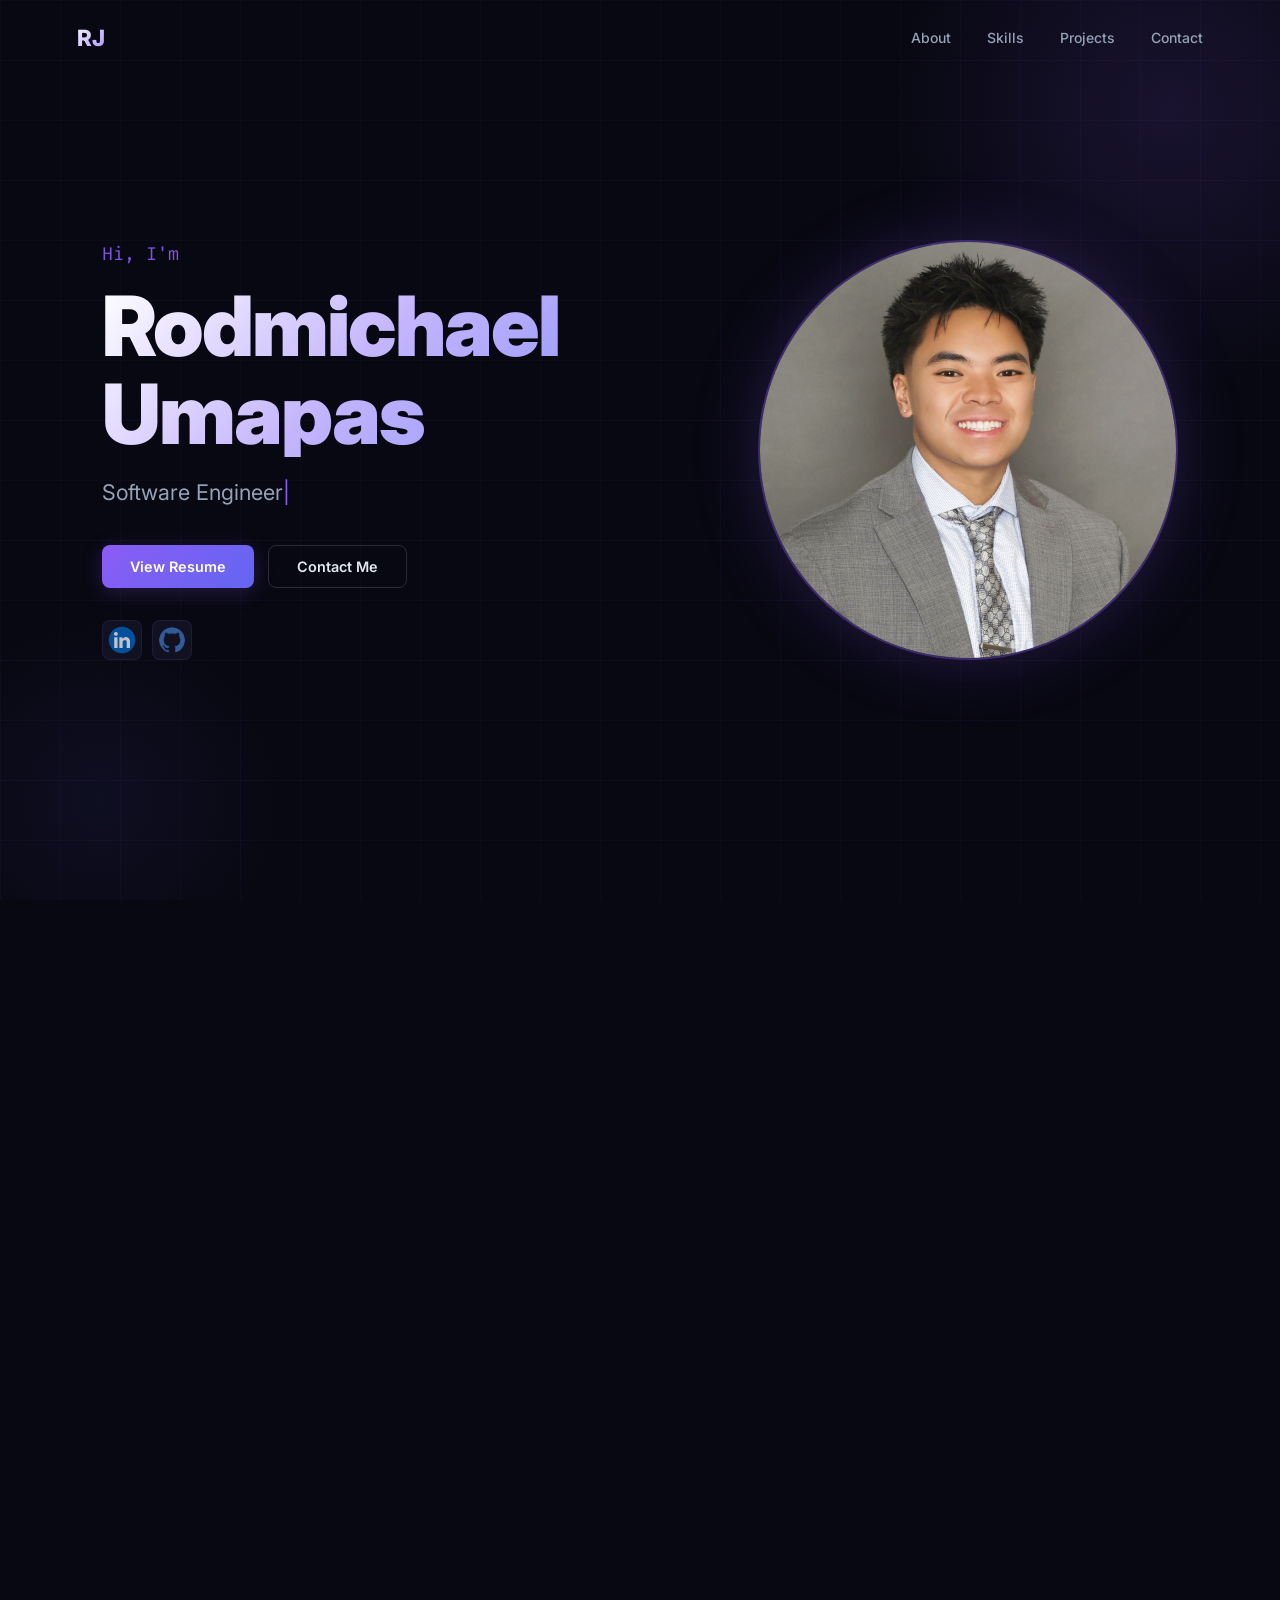
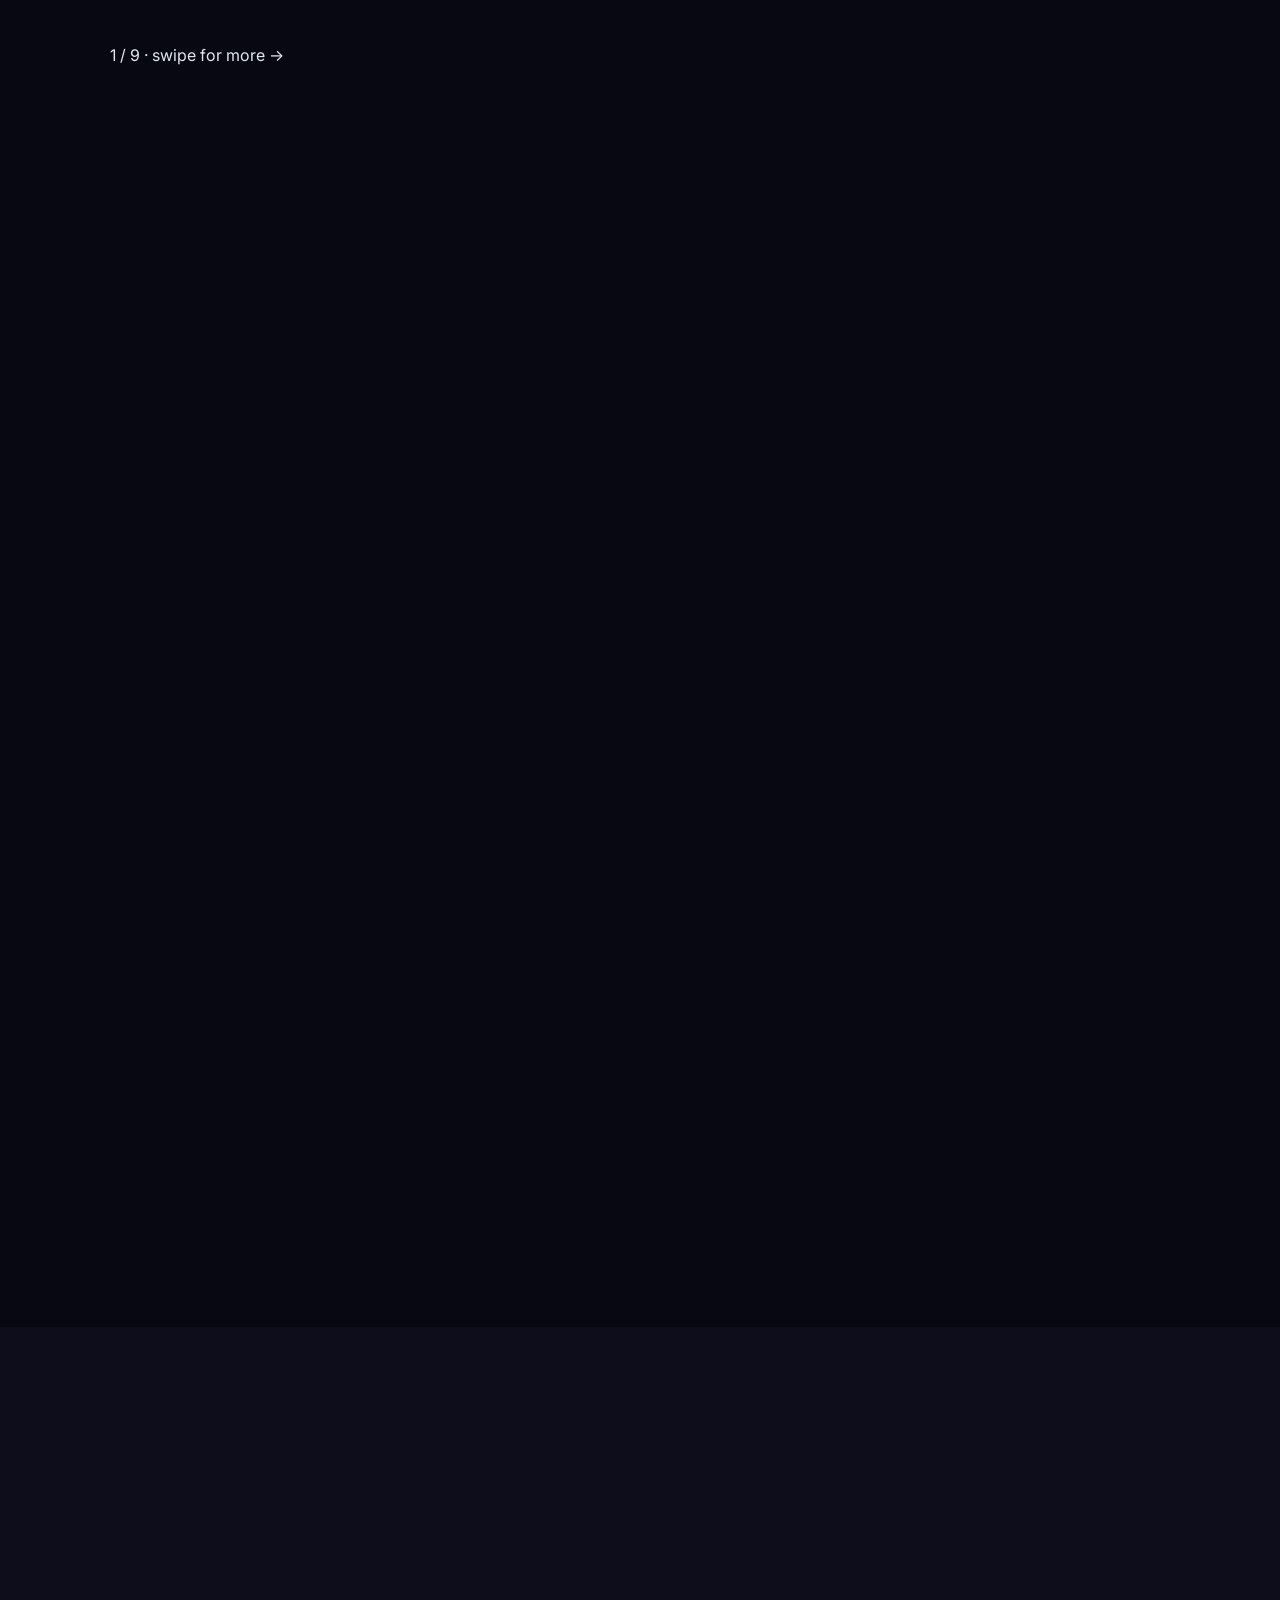
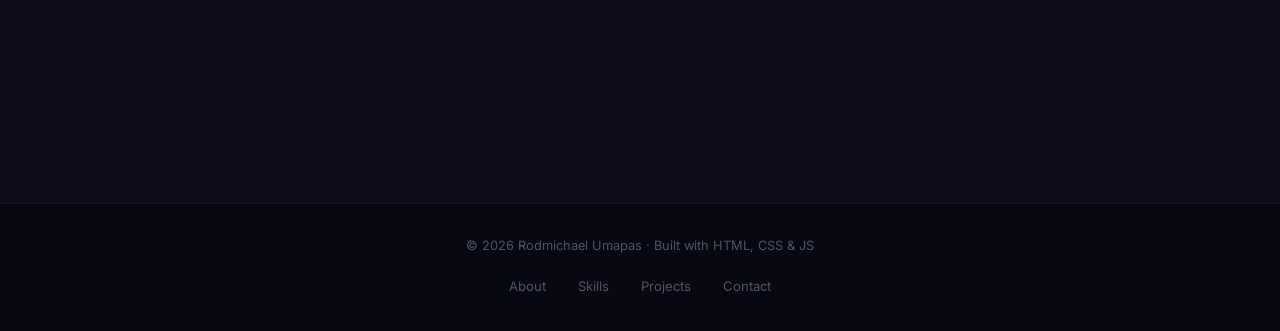
<file: index.html>
<!DOCTYPE html>
<html lang="en">
<head>
    <meta charset="UTF-8">
    <meta http-equiv="X-UA-Compatible" content="IE=edge">
    <meta name="viewport" content="width=device-width, initial-scale=1.0">
    <title>Rodmichael Umapas | Software Engineer</title>
    <link rel="preconnect" href="https://fonts.googleapis.com">
    <link rel="preconnect" href="https://fonts.gstatic.com" crossorigin>
    <link href="https://fonts.googleapis.com/css2?family=Inter:wght@300;400;500;600;700;800;900&family=Fira+Code:wght@400;500&display=swap" rel="stylesheet">
    <link rel="stylesheet" href="style.css?v=2">
</head>
<body>

    <nav id="desktop-nav">
        <div class="logo">RJ</div>
        <ul class="nav-links">
            <li><a href="#about">About</a></li>
            <li><a href="#skills">Skills</a></li>
            <li><a href="#projects">Projects</a></li>
            <li><a href="#contact">Contact</a></li>
        </ul>
    </nav>

    <nav id="hamburger-nav">
        <div class="logo">RJ</div>
        <div class="hamburger-menu">
            <div class="hamburger-icon" onclick="toggleMenu()">
                <span></span><span></span><span></span>
            </div>
            <ul class="menu-links">
                <li><a href="#about"    onclick="toggleMenu()">About</a></li>
                <li><a href="#skills"   onclick="toggleMenu()">Skills</a></li>
                <li><a href="#projects" onclick="toggleMenu()">Projects</a></li>
                <li><a href="#contact"  onclick="toggleMenu()">Contact</a></li>
            </ul>
        </div>
    </nav>

    <!-- ─── Hero ─── -->
    <section id="hero">
        <div class="hero-inner">
            <div class="hero-text">
                <p class="hero-greeting">Hi, I'm</p>
                <h1 class="hero-name">Rodmichael<br>Umapas</h1>
                <p class="hero-subtitle">
                    <span id="typed-text"></span><span class="cursor">|</span>
                </p>
                <div class="hero-actions">
                    <button class="btn btn-primary" onclick="window.open('./assets/Rodmichael_Umapas_Resume.pdf')">View Resume</button>
                    <button class="btn btn-ghost"   onclick="location.href='#contact'">Contact Me</button>
                </div>
                <div class="hero-socials">
                    <a href="https://www.linkedin.com/in/rodmichael-umapas/" target="_blank" class="social-btn">
                        <img src="./assets/linkedin.png" alt="LinkedIn">
                    </a>
                    <a href="https://github.com/RodmichaelU" target="_blank" class="social-btn">
                        <img src="./assets/github.png" alt="GitHub">
                    </a>
                </div>
            </div>
            <div class="hero-img-wrap">
                <div class="hero-img-ring"></div>
                <img src="./assets/profilepic2.jpeg" alt="Rodmichael Umapas" class="hero-img">
            </div>
        </div>
    </section>

    <!-- ─── About ─── -->
    <section id="about">
        <div class="section-inner">
            <span class="section-label" data-animate="fade-up">About Me</span>
            <h2 class="section-title"   data-animate="fade-up" data-delay="1">Who I Am</h2>
            <div class="about-grid">
                <div class="about-photo-wrap" data-animate="fade-right">
                    <img src="./assets/about.png" alt="About" class="about-photo">
                </div>
                <div class="about-body">
                    <p class="about-text about-text-short" data-animate="fade-up" data-delay="1">
                        Software Engineering grad from the <strong>University of Calgary</strong>, now a
                        <strong>Junior SAP Specialist at TC Energy</strong>.
                        I build backend systems, Python automation, and cloud data pipelines.
                        <span class="about-cta">Open to full-time Software Engineer roles.</span>
                    </p>
                    <p class="about-text about-text-full" data-animate="fade-up" data-delay="1">
                        Software Engineering graduate from the <strong>University of Calgary</strong> (GPA 3.8 · Dean's List)
                        with 3 internships across backend development, data science, and project management.
                        Most recently built scalable backend systems, Python automation pipelines, and cloud-native
                        data infrastructure at <strong>TC Energy</strong>, and currently work there as a Junior SAP
                        Specialist on a large-scale enterprise systems integration. I bring full-stack range and
                        real-world production experience from day one, and I'm actively looking for full-time
                        Software Engineer roles. Starting January 2027, I'll be pursuing my
                        <strong>Master's in Computer Science (MSCS) at Georgia Tech</strong>.
                    </p>
                    <div class="stat-row" data-animate="fade-up" data-delay="2">
                        <div class="stat-item">
                            <span class="stat-value">3.8</span>
                            <span class="stat-name">GPA</span>
                        </div>
                        <div class="stat-item">
                            <span class="stat-value">3+</span>
                            <span class="stat-name">Internships</span>
                        </div>
                        <div class="stat-item">
                            <span class="stat-value">10+</span>
                            <span class="stat-name">Languages</span>
                        </div>
                    </div>
                    <div class="exp-list">
                        <div class="exp-item" data-animate="fade-up" data-delay="3">
                            <span class="exp-icon">🎓</span>
                            <div>
                                <p class="exp-title">MSCS · Incoming January 2027</p>
                                <p class="exp-sub">Georgia Institute of Technology</p>
                            </div>
                        </div>
                        <div class="exp-item" data-animate="fade-up" data-delay="4">
                            <span class="exp-icon">🔧</span>
                            <div>
                                <p class="exp-title">Junior SAP Specialist</p>
                                <p class="exp-sub">TC Energy · SAP Plus Program · enterprise SAP systems integration</p>
                            </div>
                        </div>
                        <div class="exp-item" data-animate="fade-up" data-delay="5">
                            <span class="exp-icon">🎓</span>
                            <div>
                                <p class="exp-title">BSc Software Engineering · Class of 2026</p>
                                <p class="exp-sub">University of Calgary · Dean's List · Schulich Leadership Scholar</p>
                            </div>
                        </div>
                        <div class="exp-item" data-animate="fade-up" data-delay="6">
                            <span class="exp-icon">💻</span>
                            <div>
                                <p class="exp-title">Software Developer Intern</p>
                                <p class="exp-sub">TC Energy · backend systems, Python automation, AWS data pipelines</p>
                            </div>
                        </div>
                        <div class="exp-item" data-animate="fade-up" data-delay="7">
                            <span class="exp-icon">💼</span>
                            <div>
                                <p class="exp-title">Project Manager Intern</p>
                                <p class="exp-sub">TC Energy · 40+ projects worth $100M+, end-to-end app development</p>
                            </div>
                        </div>
                        <div class="exp-item" data-animate="fade-up" data-delay="8">
                            <span class="exp-icon">📊</span>
                            <div>
                                <p class="exp-title">Data Scientist Intern</p>
                                <p class="exp-sub">M2M Technology · ML models, ETL pipelines, data visualizations</p>
                            </div>
                        </div>
                    </div>
                </div>
            </div>
        </div>
    </section>

    <!-- ─── Skills ─── -->
    <section id="skills">
        <div class="section-inner">
            <span class="section-label" data-animate="fade-up">Skills</span>
            <h2 class="section-title"   data-animate="fade-up" data-delay="1">What I Work With</h2>
            <div class="skills-grid">
                <div class="skill-group" data-short="Languages" data-animate="fade-up" data-delay="1">
                    <h3>Languages</h3>
                    <div class="tags">
                        <span class="tag">Python</span>
                        <span class="tag">C/C++</span>
                        <span class="tag">SQL</span>
                        <span class="tag">Java</span>
                        <span class="tag">JavaScript</span>
                        <span class="tag">TypeScript</span>
                        <span class="tag">R</span>
                        <span class="tag">Swift</span>
                        <span class="tag">HTML/CSS</span>
                    </div>
                </div>
                <div class="skill-group" data-short="Frameworks" data-animate="fade-up" data-delay="2">
                    <h3>Frameworks &amp; Libraries</h3>
                    <div class="tags">
                        <span class="tag">React</span>
                        <span class="tag">Node.js</span>
                        <span class="tag">Express</span>
                        <span class="tag">Flask</span>
                        <span class="tag">Scikit-Learn</span>
                        <span class="tag">Pandas</span>
                        <span class="tag">NumPy</span>
                        <span class="tag">LightGBM</span>
                        <span class="tag">Jest</span>
                        <span class="tag">JUnit</span>
                    </div>
                </div>
                <div class="skill-group" data-short="Tools" data-animate="fade-up" data-delay="3">
                    <h3>Developer Tools</h3>
                    <div class="tags">
                        <span class="tag">AWS</span>
                        <span class="tag">Git</span>
                        <span class="tag">Docker</span>
                        <span class="tag">PostgreSQL</span>
                        <span class="tag">Linux</span>
                        <span class="tag">GitHub Actions</span>
                        <span class="tag">Google Cloud</span>
                        <span class="tag">Postman</span>
                        <span class="tag">Power BI</span>
                    </div>
                </div>
                <div class="skill-group" data-short="Practices" data-animate="fade-up" data-delay="4">
                    <h3>Software Engineering</h3>
                    <div class="tags">
                        <span class="tag">OOP &amp; Design Patterns</span>
                        <span class="tag">System Design</span>
                        <span class="tag">REST API Design</span>
                        <span class="tag">Microservices</span>
                        <span class="tag">Agile / Scrum</span>
                        <span class="tag">ETL Pipelines</span>
                        <span class="tag">Unit Testing</span>
                        <span class="tag">Integration Testing</span>
                        <span class="tag">Code Reviews</span>
                    </div>
                </div>
                <div class="skill-group" data-short="Courses" data-animate="fade-up" data-delay="5">
                    <h3>Coursework</h3>
                    <div class="tags">
                        <span class="tag tag-2">Data Structures &amp; Algorithms</span>
                        <span class="tag tag-2">Design Patterns</span>
                        <span class="tag tag-2">Distributed Systems</span>
                        <span class="tag tag-2">Operating Systems</span>
                        <span class="tag tag-2">Computer Networks</span>
                        <span class="tag tag-2">Machine Learning</span>
                        <span class="tag tag-2">Software Architecture</span>
                        <span class="tag tag-2">Scalable Data Analytics</span>
                        <span class="tag tag-2">Performance Modeling</span>
                    </div>
                </div>
            </div>
        </div>
    </section>

    <!-- ─── Projects ─── -->
    <section id="projects">
        <div class="section-inner">
            <span class="section-label" data-animate="fade-up">Projects</span>
            <h2 class="section-title"   data-animate="fade-up" data-delay="1">What I've Built</h2>
            <div class="swipe-hint" aria-hidden="true">
                <span><span class="swipe-count">1 / 9</span> · swipe for more →</span>
                <span class="swipe-dots"></span>
            </div>
            <div class="projects-grid">

                <div class="project-card" data-animate="fade-up" data-delay="1">
                    <div class="project-img-wrap">
                        <img src="./assets/sportspredictor.png" alt="SportsPredictor" class="project-img">
                        <div class="project-overlay">
                            <p>ML-driven win probability and point margin predictions for college football, the NFL, and the NBA. Elo ratings plus logistic regression and XGBoost models built only from pre-game data, served through a FastAPI backend and explained in plain English.</p>
                        </div>
                    </div>
                    <div class="project-body">
                        <h3>SportsPredictor</h3>
                        <div class="project-tags">
                            <span class="ptag">Python</span>
                            <span class="ptag">XGBoost</span>
                            <span class="ptag">FastAPI</span>
                            <span class="ptag">TypeScript</span>
                            <span class="ptag">Next.js</span>
                        </div>
                        <div class="project-links">
                            <button class="btn btn-xs btn-primary" onclick="location.href='https://rodmichaelu.github.io/SportsPredictor/'">Demo</button>
                            <button class="btn btn-xs btn-ghost"   onclick="location.href='https://github.com/RodmichaelU/SportsPredictor'">GitHub</button>
                        </div>
                    </div>
                </div>

                <div class="project-card" data-animate="fade-up" data-delay="2">
                    <div class="project-img-wrap">
                        <img src="./assets/capstone.png" alt="Financial Analysis Pipeline" class="project-img">
                        <div class="project-overlay">
                            <p>End-to-end ML pipeline using LightGBM for financial signal modeling, with a live React dashboard fed by real-time market data via IBKR TWS API.</p>
                        </div>
                    </div>
                    <div class="project-body">
                        <h3>Automated Financial Analysis Pipeline</h3>
                        <div class="project-tags">
                            <span class="ptag">Python</span>
                            <span class="ptag">LightGBM</span>
                            <span class="ptag">React</span>
                            <span class="ptag">SQL</span>
                            <span class="ptag">REST API</span>
                        </div>
                        <div class="project-links">
                            <button class="btn btn-xs btn-primary" onclick="location.href='https://code2capital.netlify.app/'">Preview</button>
                            <button class="btn btn-xs btn-ghost"   onclick="location.href='https://youtu.be/9EfRERMGCt4'">Walkthrough</button>
                        </div>
                    </div>
                </div>

                <!-- Replace ./assets/roadreview.png with your screenshot when ready -->
                <div class="project-card" data-animate="fade-up" data-delay="3">
                    <div class="project-img-wrap">
                        <img src="./assets/roadreview.png" alt="RoadReview" class="project-img">
                        <div class="project-overlay">
                            <p>A web app for reviewing and rating roads and driving conditions, letting users share road quality insights and navigate smarter.</p>
                        </div>
                    </div>
                    <div class="project-body">
                        <h3>RoadReview</h3>
                        <div class="project-tags">
                            <span class="ptag">JavaScript</span>
                            <span class="ptag">CSS</span>
                            <span class="ptag">PostgreSQL</span>
                            <span class="ptag">Shell</span>
                        </div>
                        <div class="project-links">
                            <button class="btn btn-xs btn-primary" onclick="location.href='https://youtu.be/ney5-ebHBJk'">Demo</button>
                            <button class="btn btn-xs btn-ghost" onclick="location.href='https://csgit.ucalgary.ca/rodmichael.umapas/seng513-202601-pg-25'">GitHub</button>
                        </div>
                    </div>
                </div>

                <div class="project-card" data-animate="fade-up" data-delay="4">
                    <div class="project-img-wrap">
                        <img src="./assets/BBB.png" alt="Sports Betting Simulation" class="project-img">
                        <div class="project-overlay">
                            <p>Full-stack sports betting simulation with real-time odds, user accounts, and leaderboards.</p>
                        </div>
                    </div>
                    <div class="project-body">
                        <h3>Sports Betting Simulation</h3>
                        <div class="project-tags">
                            <span class="ptag">React</span>
                            <span class="ptag">Node.js</span>
                            <span class="ptag">REST API</span>
                        </div>
                        <div class="project-links">
                            <button class="btn btn-xs btn-primary" onclick="location.href='https://betbetbonanza.netlify.app'">Demo</button>
                            <button class="btn btn-xs btn-ghost"   onclick="location.href='https://github.com/zpelkey03/betbetbonanza'">GitHub</button>
                        </div>
                    </div>
                </div>

                <div class="project-card" data-animate="fade-up" data-delay="5">
                    <div class="project-img-wrap">
                        <img src="./assets/flight.png" alt="Flight Reservation App" class="project-img">
                        <div class="project-overlay">
                            <p>Flight reservation system with booking, seat selection, and admin management features.</p>
                        </div>
                    </div>
                    <div class="project-body">
                        <h3>Flight Reservation App</h3>
                        <div class="project-tags">
                            <span class="ptag">Java</span>
                            <span class="ptag">SQL</span>
                            <span class="ptag">OOP</span>
                        </div>
                        <div class="project-links">
                            <button class="btn btn-xs btn-primary" onclick="location.href='https://youtu.be/oa6mXv2vdnw?si=Qs3NsSgx9z3xkFos'">Demo</button>
                            <button class="btn btn-xs btn-ghost"   onclick="location.href='https://github.com/syrilj/Flight_Reservation_App?tab=readme-ov-file'">GitHub</button>
                        </div>
                    </div>
                </div>

                <div class="project-card" data-animate="fade-up" data-delay="6">
                    <div class="project-img-wrap">
                        <img src="./assets/notes.png" alt="Notes App" class="project-img">
                        <div class="project-overlay">
                            <p>Notion-inspired note-taking app with rich text editing and cloud sync.</p>
                        </div>
                    </div>
                    <div class="project-body">
                        <h3>React Note Taking App</h3>
                        <div class="project-tags">
                            <span class="ptag">React</span>
                            <span class="ptag">JavaScript</span>
                            <span class="ptag">CSS</span>
                        </div>
                        <div class="project-links">
                            <button class="btn btn-xs btn-primary" onclick="location.href='https://astonishing-mermaid-aa6898.netlify.app'">Demo</button>
                            <button class="btn btn-xs btn-ghost"   onclick="location.href='https://github.com/RodmichaelU/lotion-1'">GitHub</button>
                        </div>
                    </div>
                </div>

                <div class="project-card" data-animate="fade-up" data-delay="7">
                    <div class="project-img-wrap">
                        <img src="./assets/credentials.png" alt="Student Credentials" class="project-img">
                        <div class="project-overlay">
                            <p>Blockchain-based credential verification system for student academic records.</p>
                        </div>
                    </div>
                    <div class="project-body">
                        <h3>Student Credentials System</h3>
                        <div class="project-tags">
                            <span class="ptag">Python</span>
                            <span class="ptag">Blockchain</span>
                            <span class="ptag">Web3</span>
                        </div>
                        <div class="project-links">
                            <button class="btn btn-xs btn-primary" onclick="location.href='https://www.youtube.com/watch?v=AeSkhNEmCsU'">Demo</button>
                            <button class="btn btn-xs btn-ghost"   onclick="location.href='https://github.com/CaelanX/hack-the-change-2022'">GitHub</button>
                        </div>
                    </div>
                </div>

                <div class="project-card" data-animate="fade-up" data-delay="8">
                    <div class="project-img-wrap">
                        <img src="./assets/whereivebeen.png" alt="WhereIveBeen" class="project-img">
                        <div class="project-overlay">
                            <p>Interactive travel tracker that maps every country I've visited with photos and vlogs per pin, plus auto-generated stats on countries, territories, and continents covered.</p>
                        </div>
                    </div>
                    <div class="project-body">
                        <h3>WhereIveBeen</h3>
                        <div class="project-tags">
                            <span class="ptag">JavaScript</span>
                            <span class="ptag">Leaflet</span>
                            <span class="ptag">HTML/CSS</span>
                        </div>
                        <div class="project-links">
                            <button class="btn btn-xs btn-primary" onclick="location.href='https://whereivebeen.netlify.app/'">Demo</button>
                            <button class="btn btn-xs btn-ghost"   onclick="location.href='https://github.com/RodmichaelU/WhereIveBeen.git'">GitHub</button>
                        </div>
                    </div>
                </div>

                <div class="project-card" data-animate="fade-up" data-delay="9">
                    <div class="project-img-wrap">
                        <img src="./assets/resumeats.png" alt="ResumeATS Hiring Agent" class="project-img">
                        <div class="project-overlay">
                            <p>Resume scoring tool built on HackerRank's open-source hiring-agent model, extended with a job-description match score so you can see how well a resume fits a specific posting. Runs fully locally on Ollama.</p>
                        </div>
                    </div>
                    <div class="project-body">
                        <h3>ResumeATS Hiring Agent</h3>
                        <div class="project-tags">
                            <span class="ptag">React</span>
                            <span class="ptag">TypeScript</span>
                            <span class="ptag">Python</span>
                            <span class="ptag">FastAPI</span>
                            <span class="ptag">Ollama</span>
                        </div>
                        <div class="project-links">
                            <button class="btn btn-xs btn-primary" onclick="location.href='https://resumehireagentdemo.netlify.app/'">Demo</button>
                            <button class="btn btn-xs btn-ghost"   onclick="location.href='https://github.com/RodmichaelU/ResumeATS.git'">GitHub</button>
                        </div>
                    </div>
                </div>

            </div>
        </div>
    </section>

    <!-- ─── Contact ─── -->
    <section id="contact">
        <div class="section-inner contact-inner">
            <span class="section-label" data-animate="fade-up">Contact</span>
            <h2 class="section-title"   data-animate="fade-up" data-delay="1">Get In Touch</h2>
            <p class="contact-copy"     data-animate="fade-up" data-delay="2">
                I'm a new grad actively looking for full-time software engineering roles.
                Whether you have an opportunity, a question, or just want to connect, my inbox is always open.
            </p>
            <div class="contact-links" data-animate="fade-up" data-delay="3">
                <a href="mailto:rodmichael.umapas@ucalgary.ca" class="contact-link">
                    <img src="./assets/email.png"    alt="Email"    class="contact-icon">
                    <span>rodmichael.umapas@ucalgary.ca</span>
                </a>
                <a href="https://www.linkedin.com/in/rodmichael-umapas/" target="_blank" class="contact-link">
                    <img src="./assets/linkedin.png" alt="LinkedIn" class="contact-icon">
                    <span>LinkedIn</span>
                </a>
            </div>
        </div>
    </section>

    <footer>
        <p class="footer-copy">&copy; 2026 Rodmichael Umapas · Built with HTML, CSS &amp; JS</p>
        <ul class="footer-links">
            <li><a href="#about">About</a></li>
            <li><a href="#skills">Skills</a></li>
            <li><a href="#projects">Projects</a></li>
            <li><a href="#contact">Contact</a></li>
        </ul>
    </footer>

    <script src="script.js?v=2"></script>
</body>
</html>
</file>
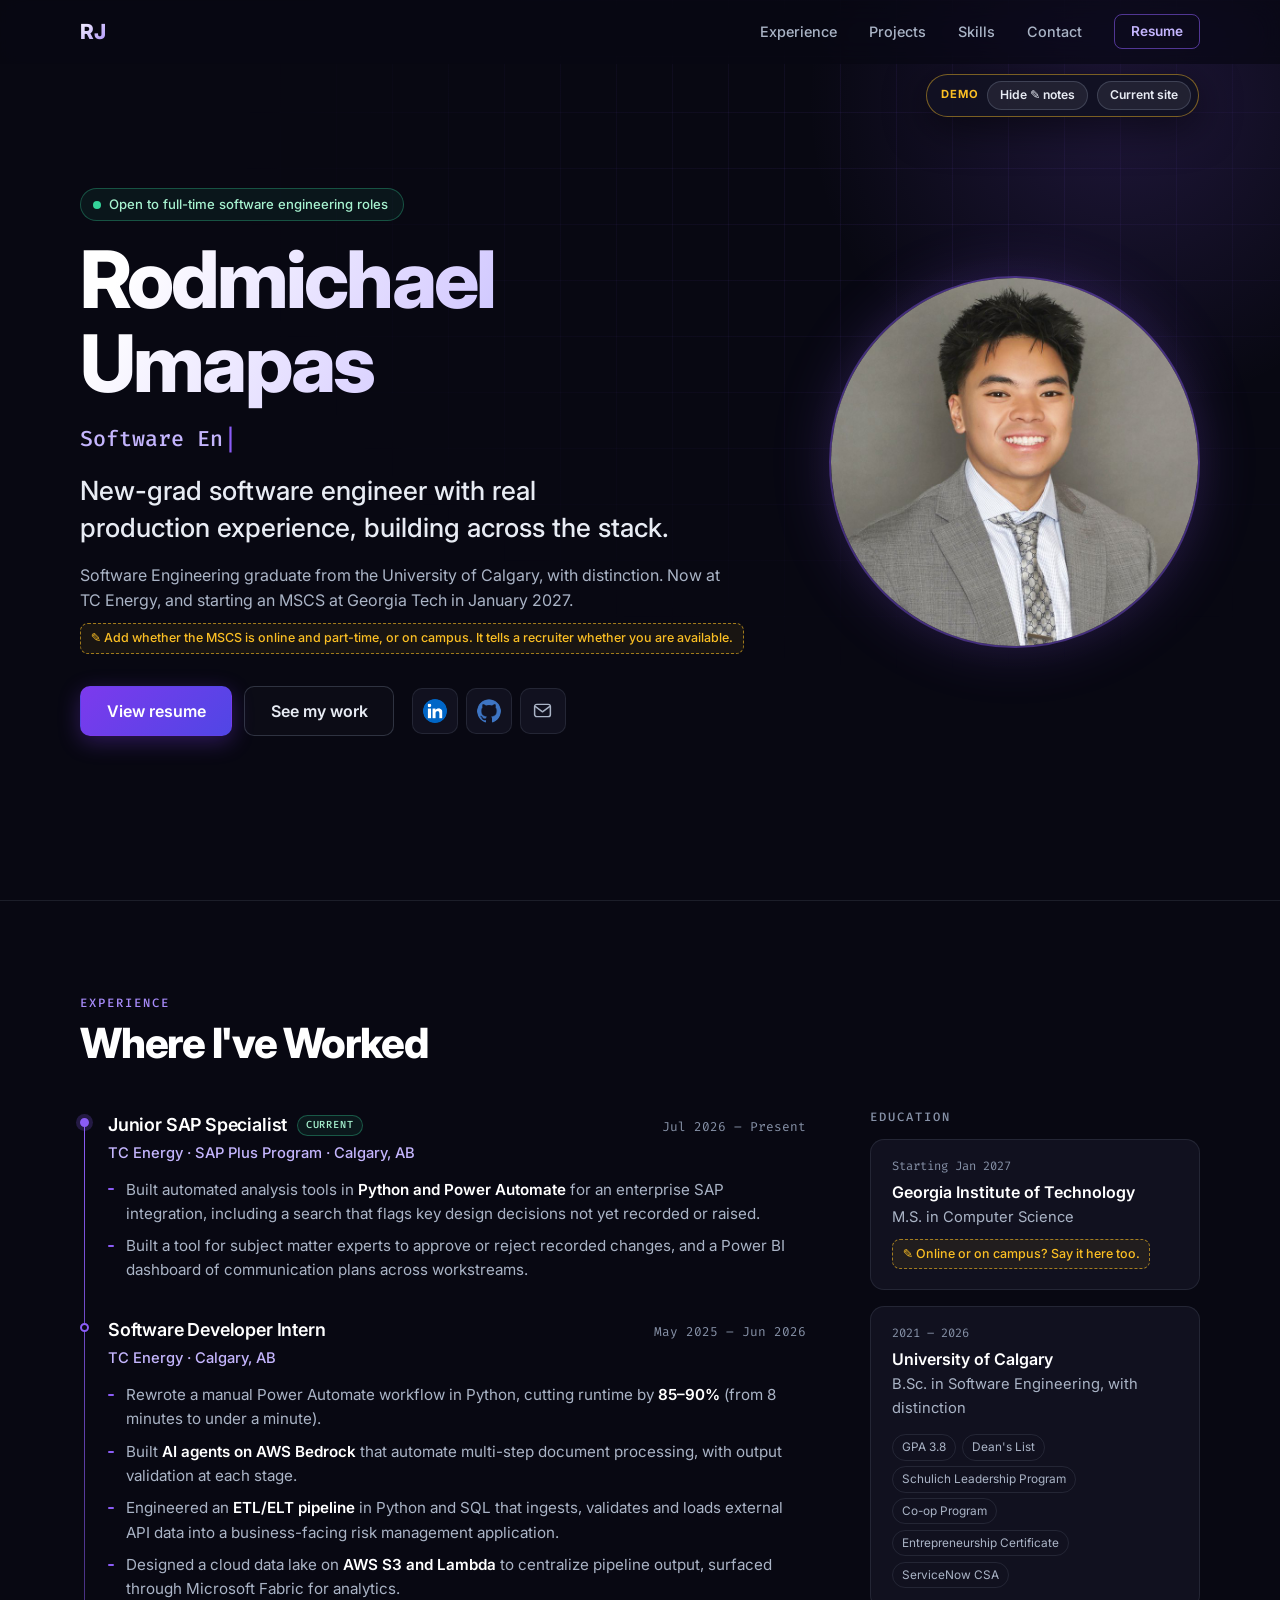
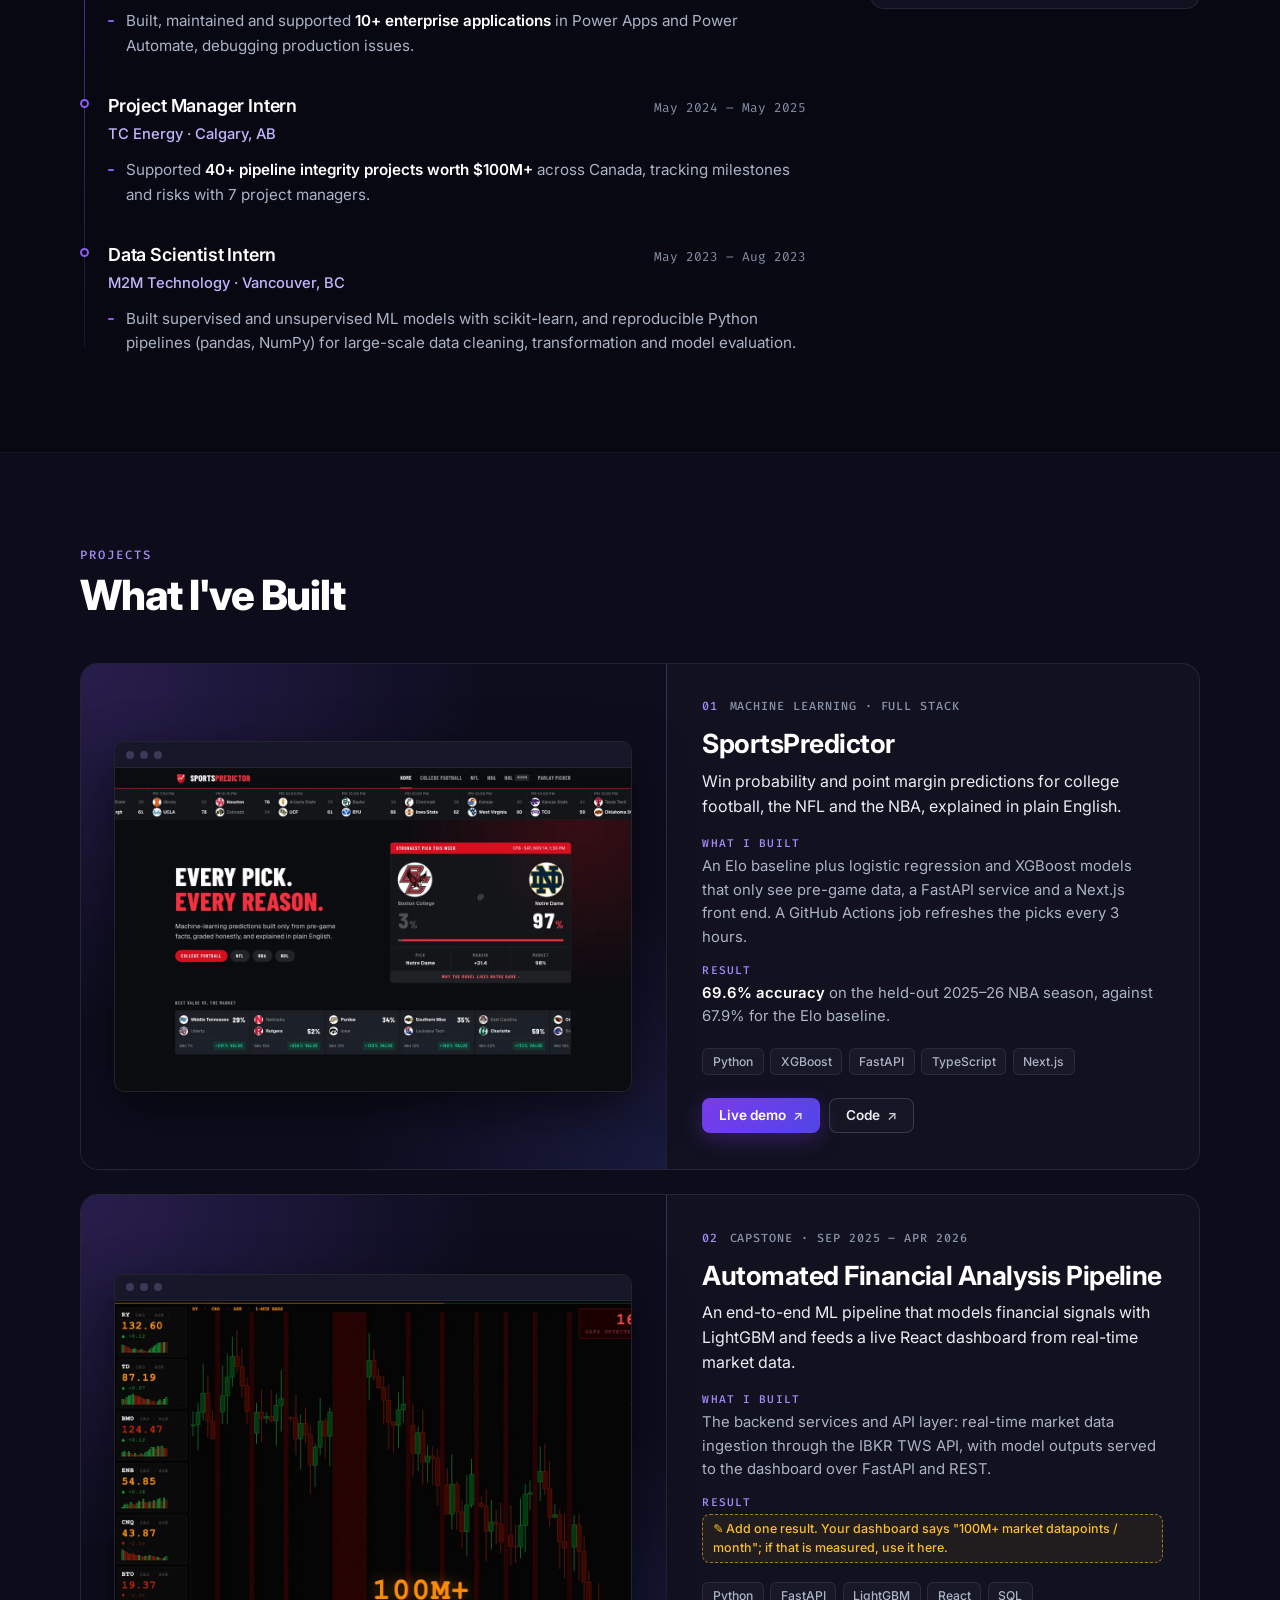
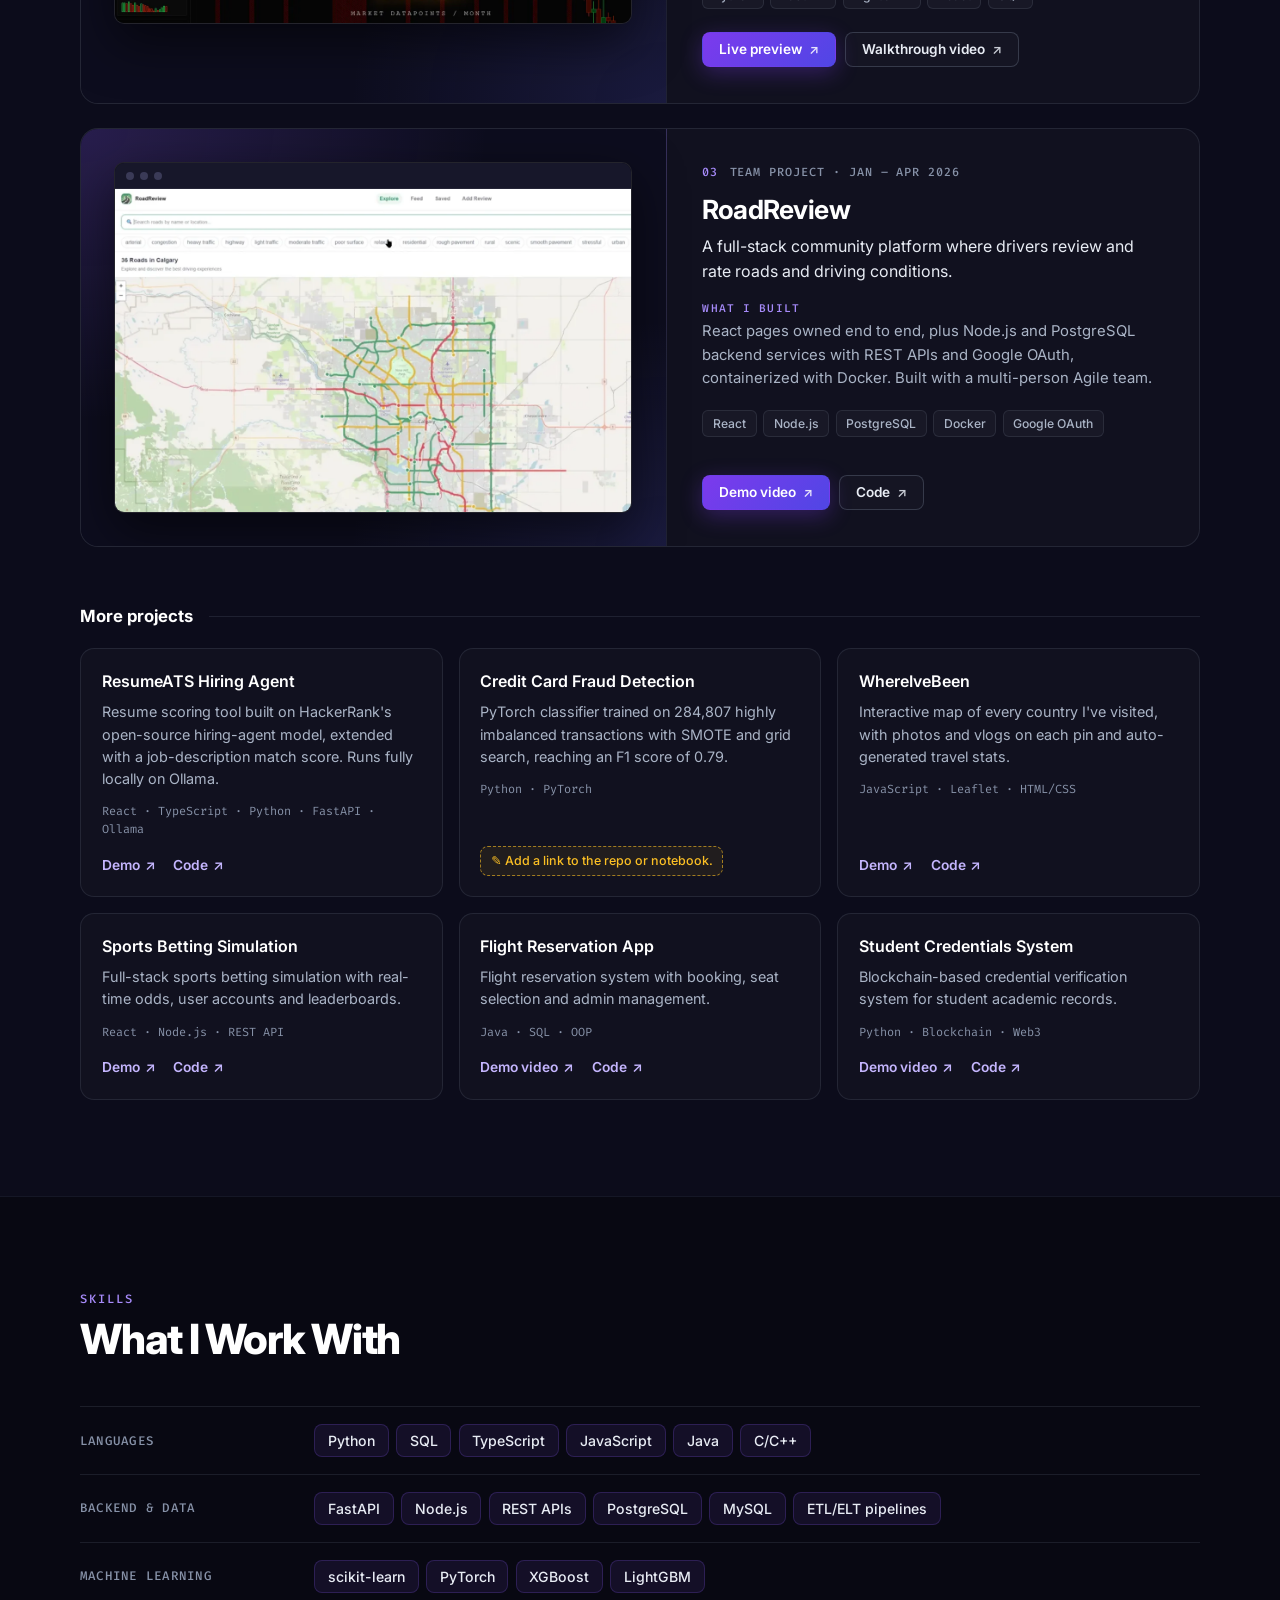
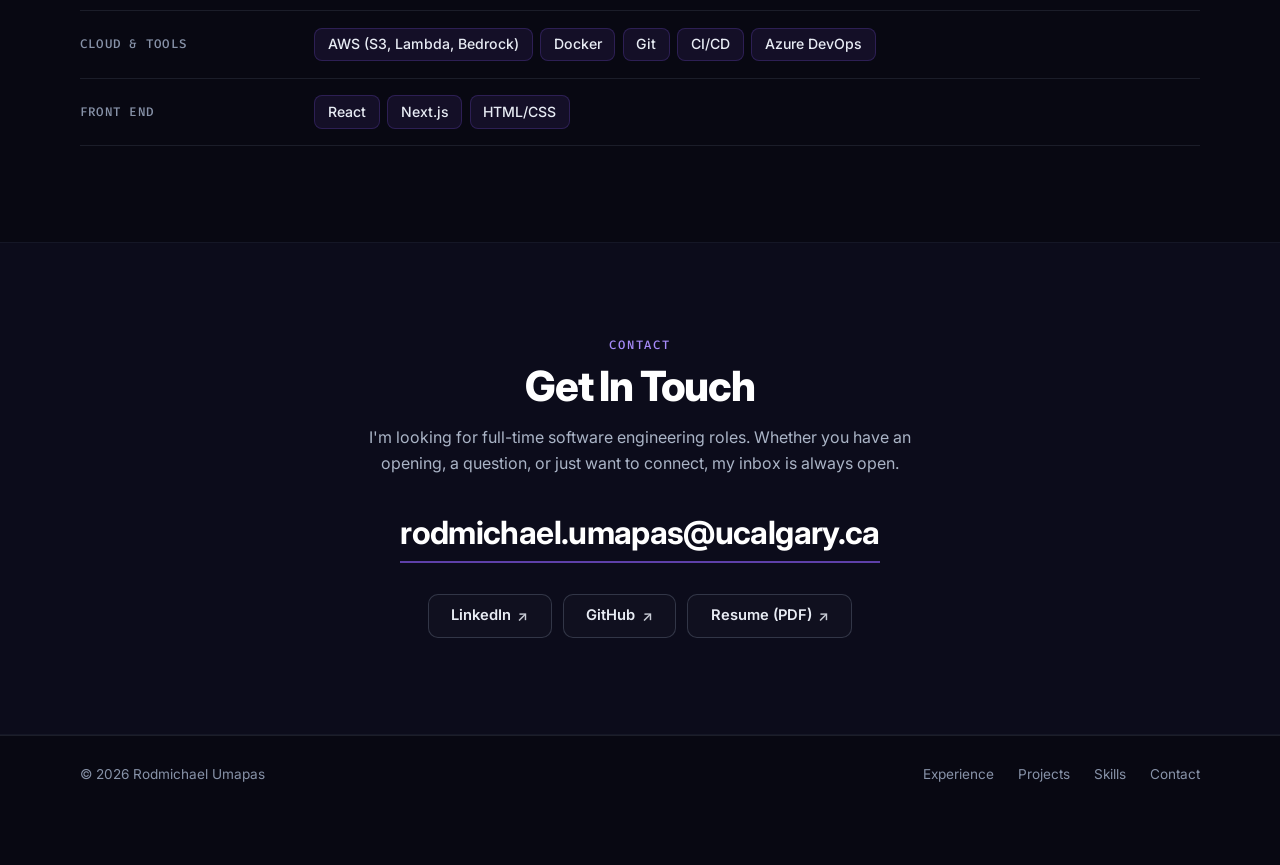
<file: demo/index.html>
<!DOCTYPE html>
<!--
    DEMO of the proposed redesign. The live site (../index.html) is not changed by anything in this folder.
    Before using this for real: remove the .demo-bar block, every element with class "note",
    and the robots noindex tag, then point the ../assets/ links at ./assets/.
-->
<html lang="en">
<head>
    <meta charset="UTF-8">
    <meta name="viewport" content="width=device-width, initial-scale=1.0">
    <title>Rodmichael Umapas | Software Engineer</title>
    <meta name="description" content="Rodmichael Umapas is a new-grad software engineer with real production experience, building across the stack. Projects, experience and resume.">
    <meta property="og:type" content="website">
    <meta property="og:title" content="Rodmichael Umapas | Software Engineer">
    <meta property="og:description" content="New-grad software engineer with real production experience, building across the stack. Projects, experience and resume.">
    <meta name="robots" content="noindex">
    <link rel="icon" href="data:image/svg+xml,%3Csvg xmlns='http://www.w3.org/2000/svg' viewBox='0 0 64 64'%3E%3Cdefs%3E%3ClinearGradient id='g' x1='0' y1='0' x2='1' y2='1'%3E%3Cstop stop-color='%238b5cf6'/%3E%3Cstop offset='1' stop-color='%236366f1'/%3E%3C/linearGradient%3E%3C/defs%3E%3Crect width='64' height='64' rx='14' fill='url(%23g)'/%3E%3Ctext x='32' y='43' font-family='Arial,Helvetica,sans-serif' font-size='27' font-weight='700' text-anchor='middle' fill='white'%3ERJ%3C/text%3E%3C/svg%3E">
    <link rel="preconnect" href="https://fonts.googleapis.com">
    <link rel="preconnect" href="https://fonts.gstatic.com" crossorigin>
    <link href="https://fonts.googleapis.com/css2?family=Inter:wght@400;500;600;700;800&family=Fira+Code:wght@400;500&display=swap" rel="stylesheet">
    <link rel="stylesheet" href="style.css">
    <script>document.documentElement.classList.add('js');</script>
</head>
<body>

    <header class="nav" id="nav">
        <div class="nav-inner">
            <a class="logo" href="#top" aria-label="Back to top">RJ</a>
            <nav class="nav-links" id="nav-links" aria-label="Primary">
                <a href="#experience">Experience</a>
                <a href="#projects">Projects</a>
                <a href="#skills">Skills</a>
                <a href="#contact">Contact</a>
                <a class="btn btn-outline btn-sm nav-resume" href="../assets/Rodmichael_Umapas_Resume.pdf" target="_blank" rel="noopener">Resume</a>
            </nav>
            <button class="nav-toggle" id="nav-toggle" type="button" aria-label="Menu" aria-expanded="false" aria-controls="nav-links">
                <span></span><span></span><span></span>
            </button>
        </div>
    </header>

    <main>

    <!-- ─── Hero ─── -->
    <section class="hero" id="top">
        <!-- One grid: the photo sits to the right on wide screens and beside the name on phones -->
        <div class="hero-inner">
            <p class="status"><span class="status-dot"></span>Open to full-time software engineering roles</p>
            <div class="hero-photo">
                <img src="img/portrait.jpg" alt="Rodmichael Umapas" width="800" height="800" fetchpriority="high">
            </div>
            <h1>Rodmichael Umapas</h1>
            <p class="typed">
                <span class="sr-only">Software Engineer. New Graduate, University of Calgary. Full Stack Developer. Open to full-time SWE roles. Incoming MSCS student at Georgia Tech.</span>
                <span aria-hidden="true"><span id="typed-text">Software Engineer</span><span class="cursor">|</span></span>
            </p>
            <p class="hero-lead">New-grad software engineer with real production experience, building across the stack.</p>
            <p class="hero-sub">
                Software Engineering graduate from the University of Calgary, with distinction.
                Now at TC Energy, and starting an MSCS at Georgia Tech in January 2027.
            </p>
            <p class="note">Add whether the MSCS is online and part-time, or on campus. It tells a recruiter whether you are available.</p>
            <div class="hero-actions">
                <a class="btn btn-primary" href="../assets/Rodmichael_Umapas_Resume.pdf" target="_blank" rel="noopener">View resume</a>
                <a class="btn btn-ghost" href="#projects">See my work</a>
                <div class="socials">
                    <a class="social" href="https://www.linkedin.com/in/rodmichael-umapas/" target="_blank" rel="noopener" aria-label="LinkedIn">
                        <span class="social-ico social-ico-li"><img src="../assets/linkedin.png" alt="" width="24" height="24"></span>
                    </a>
                    <a class="social" href="https://github.com/RodmichaelU" target="_blank" rel="noopener" aria-label="GitHub">
                        <span class="social-ico"><img src="../assets/github.png" alt="" width="24" height="24"></span>
                    </a>
                    <a class="social" href="mailto:rodmichael.umapas@ucalgary.ca" aria-label="Email">
                        <svg viewBox="0 0 24 24" width="21" height="21" fill="none" stroke="currentColor" stroke-width="1.7" stroke-linecap="round" stroke-linejoin="round" aria-hidden="true"><rect x="3" y="5" width="18" height="14" rx="2.5"/><path d="m4 7.5 8 6 8-6"/></svg>
                    </a>
                </div>
            </div>
        </div>
    </section>

    <!-- ─── Experience ─── -->
    <section class="section" id="experience">
        <div class="wrap">
            <div class="section-head">
                <div>
                    <p class="eyebrow">Experience</p>
                    <h2>Where I've Worked</h2>
                </div>
            </div>

            <div class="exp-grid">
                <ol class="timeline">

                    <li class="job current reveal">
                        <div class="job-head">
                            <h3>Junior SAP Specialist <span class="badge">Current</span></h3>
                            <p class="job-dates">Jul 2026 – Present</p>
                        </div>
                        <p class="job-org">TC Energy · SAP Plus Program · Calgary, AB</p>
                        <ul class="bullets" id="job-sap" data-collapsible>
                            <li>Built automated analysis tools in <strong>Python and Power Automate</strong> for an enterprise SAP integration, including a search that flags key design decisions not yet recorded or raised.</li>
                            <li class="extra">Built a tool for subject matter experts to approve or reject recorded changes, and a Power BI dashboard of communication plans across workstreams.</li>
                        </ul>
                        <button class="expand" type="button" data-expand="job-sap" aria-expanded="false">Show 1 more</button>
                    </li>

                    <li class="job reveal">
                        <div class="job-head">
                            <h3>Software Developer Intern</h3>
                            <p class="job-dates">May 2025 – Jun 2026</p>
                        </div>
                        <p class="job-org">TC Energy · Calgary, AB</p>
                        <ul class="bullets" id="job-dev" data-collapsible>
                            <li>Rewrote a manual Power Automate workflow in Python, cutting runtime by <strong>85–90%</strong> (from 8 minutes to under a minute).</li>
                            <li>Built <strong>AI agents on AWS Bedrock</strong> that automate multi-step document processing, with output validation at each stage.</li>
                            <li class="extra">Engineered an <strong>ETL/ELT pipeline</strong> in Python and SQL that ingests, validates and loads external API data into a business-facing risk management application.</li>
                            <li class="extra">Designed a cloud data lake on <strong>AWS S3 and Lambda</strong> to centralize pipeline output, surfaced through Microsoft Fabric for analytics.</li>
                            <li class="extra">Built, maintained and supported <strong>10+ enterprise applications</strong> in Power Apps and Power Automate, debugging production issues.</li>
                        </ul>
                        <button class="expand" type="button" data-expand="job-dev" aria-expanded="false">Show 3 more</button>
                    </li>

                    <li class="job reveal">
                        <div class="job-head">
                            <h3>Project Manager Intern</h3>
                            <p class="job-dates">May 2024 – May 2025</p>
                        </div>
                        <p class="job-org">TC Energy · Calgary, AB</p>
                        <ul class="bullets">
                            <li>Supported <strong>40+ pipeline integrity projects worth $100M+</strong> across Canada, tracking milestones and risks with 7 project managers.</li>
                        </ul>
                    </li>

                    <li class="job reveal">
                        <div class="job-head">
                            <h3>Data Scientist Intern</h3>
                            <p class="job-dates">May 2023 – Aug 2023</p>
                        </div>
                        <p class="job-org">M2M Technology · Vancouver, BC</p>
                        <ul class="bullets">
                            <li>Built supervised and unsupervised ML models with scikit-learn, and reproducible Python pipelines (pandas, NumPy) for large-scale data cleaning, transformation and model evaluation.</li>
                        </ul>
                    </li>

                </ol>

                <aside class="edu" aria-label="Education">
                    <p class="aside-title">Education</p>
                    <div class="edu-card reveal">
                        <p class="edu-dates">Starting Jan 2027</p>
                        <h4>Georgia Institute of Technology</h4>
                        <p class="deg">M.S. in Computer Science</p>
                        <p class="note">Online or on campus? Say it here too.</p>
                    </div>
                    <div class="edu-card reveal">
                        <p class="edu-dates">2021 – 2026</p>
                        <h4>University of Calgary</h4>
                        <p class="deg">B.Sc. in Software Engineering, with distinction</p>
                        <ul class="chips">
                            <li>GPA 3.8</li>
                            <li>Dean's List</li>
                            <li>Schulich Leadership Program</li>
                            <li>Co-op Program</li>
                            <li>Entrepreneurship Certificate</li>
                            <li>ServiceNow CSA</li>
                        </ul>
                    </div>
                </aside>
            </div>
        </div>
    </section>

    <!-- ─── Projects ─── -->
    <section class="section section-alt" id="projects">
        <div class="wrap">
            <div class="section-head">
                <div>
                    <p class="eyebrow">Projects</p>
                    <h2>What I've Built</h2>
                </div>
                <div class="swipe-hint" aria-hidden="true">
                    <span><b id="swipe-count">1 / 3</b> · swipe for more →</span>
                    <span class="swipe-dots" id="swipe-dots"></span>
                </div>
            </div>

            <div class="features" id="features">

                <article class="feature reveal">
                    <div class="feature-media">
                        <a class="shot" href="https://rodmichaelu.github.io/SportsPredictor/" target="_blank" rel="noopener" aria-label="Open the SportsPredictor live demo">
                            <span class="shot-bar" aria-hidden="true"><i></i><i></i><i></i></span>
                            <img src="img/sportspredictor.webp" alt="SportsPredictor home page showing this week's strongest pick, Notre Dame at 97% to beat Boston College" width="1200" height="750" loading="lazy" decoding="async">
                        </a>
                    </div>
                    <div class="feature-body">
                        <p class="kicker"><span class="num">01</span>Machine learning · Full stack</p>
                        <h3>SportsPredictor</h3>
                        <p class="feature-sum">Win probability and point margin predictions for college football, the NFL and the NBA, explained in plain English.</p>
                        <button class="expand" type="button" data-expand="facts-1" aria-expanded="false">How I built it</button>
                        <dl class="facts" id="facts-1" data-collapsible>
                            <div class="extra">
                                <dt>What I built</dt>
                                <dd>An Elo baseline plus logistic regression and XGBoost models that only see pre-game data, a FastAPI service and a Next.js front end. A GitHub Actions job refreshes the picks every 3 hours.</dd>
                            </div>
                            <div>
                                <dt>Result</dt>
                                <dd><strong>69.6% accuracy</strong> on the held-out 2025–26 NBA season, against 67.9% for the Elo baseline.</dd>
                            </div>
                        </dl>
                        <ul class="stack">
                            <li>Python</li><li>XGBoost</li><li>FastAPI</li><li>TypeScript</li><li>Next.js</li>
                        </ul>
                        <div class="links">
                            <a class="btn btn-primary btn-sm" href="https://rodmichaelu.github.io/SportsPredictor/" target="_blank" rel="noopener">Live demo <span class="ext" aria-hidden="true">↗</span></a>
                            <a class="btn btn-ghost btn-sm" href="https://github.com/RodmichaelU/SportsPredictor" target="_blank" rel="noopener">Code <span class="ext" aria-hidden="true">↗</span></a>
                        </div>
                    </div>
                </article>

                <article class="feature reveal">
                    <div class="feature-media">
                        <a class="shot" href="https://code2capital.netlify.app/" target="_blank" rel="noopener" aria-label="Open the capstone live preview">
                            <span class="shot-bar" aria-hidden="true"><i></i><i></i><i></i></span>
                            <img src="img/capstone.webp" alt="Capstone dashboard with live stock tickers beside a candlestick chart, captioned 100M+ market datapoints a month" width="1200" height="750" loading="lazy" decoding="async">
                        </a>
                    </div>
                    <div class="feature-body">
                        <p class="kicker"><span class="num">02</span>Capstone · Sep 2025 – Apr 2026</p>
                        <h3>Automated Financial Analysis Pipeline</h3>
                        <p class="feature-sum">An end-to-end ML pipeline that models financial signals with LightGBM and feeds a live React dashboard from real-time market data.</p>
                        <button class="expand" type="button" data-expand="facts-2" aria-expanded="false">How I built it</button>
                        <dl class="facts" id="facts-2" data-collapsible>
                            <div class="extra">
                                <dt>What I built</dt>
                                <dd>The backend services and API layer: real-time market data ingestion through the IBKR TWS API, with model outputs served to the dashboard over FastAPI and REST.</dd>
                            </div>
                            <div class="note-only">
                                <dt>Result</dt>
                                <dd><span class="note">Add one result. Your dashboard says "100M+ market datapoints / month"; if that is measured, use it here.</span></dd>
                            </div>
                        </dl>
                        <ul class="stack">
                            <li>Python</li><li>FastAPI</li><li>LightGBM</li><li>React</li><li>SQL</li>
                        </ul>
                        <div class="links">
                            <a class="btn btn-primary btn-sm" href="https://code2capital.netlify.app/" target="_blank" rel="noopener">Live preview <span class="ext" aria-hidden="true">↗</span></a>
                            <a class="btn btn-ghost btn-sm" href="https://youtu.be/9EfRERMGCt4" target="_blank" rel="noopener">Walkthrough video <span class="ext" aria-hidden="true">↗</span></a>
                        </div>
                    </div>
                </article>

                <article class="feature reveal">
                    <div class="feature-media">
                        <a class="shot" href="https://youtu.be/ney5-ebHBJk" target="_blank" rel="noopener" aria-label="Watch the RoadReview demo video">
                            <span class="shot-bar" aria-hidden="true"><i></i><i></i><i></i></span>
                            <img src="img/roadreview.webp" alt="RoadReview explore page with a map of Calgary roads colour-coded by road quality" width="1200" height="750" loading="lazy" decoding="async">
                        </a>
                    </div>
                    <div class="feature-body">
                        <p class="kicker"><span class="num">03</span>Team project · Jan – Apr 2026</p>
                        <h3>RoadReview</h3>
                        <p class="feature-sum">A full-stack community platform where drivers review and rate roads and driving conditions.</p>
                        <button class="expand" type="button" data-expand="facts-3" aria-expanded="false">How I built it</button>
                        <dl class="facts" id="facts-3" data-collapsible>
                            <div class="extra">
                                <dt>What I built</dt>
                                <dd>React pages owned end to end, plus Node.js and PostgreSQL backend services with REST APIs and Google OAuth, containerized with Docker. Built with a multi-person Agile team.</dd>
                            </div>
                        </dl>
                        <ul class="stack">
                            <li>React</li><li>Node.js</li><li>PostgreSQL</li><li>Docker</li><li>Google OAuth</li>
                        </ul>
                        <div class="links">
                            <a class="btn btn-primary btn-sm" href="https://youtu.be/ney5-ebHBJk" target="_blank" rel="noopener">Demo video <span class="ext" aria-hidden="true">↗</span></a>
                            <a class="btn btn-ghost btn-sm" href="https://csgit.ucalgary.ca/rodmichael.umapas/seng513-202601-pg-25" target="_blank" rel="noopener">Code <span class="ext" aria-hidden="true">↗</span></a>
                        </div>
                    </div>
                </article>

            </div>

            <div class="more">
                <h3 class="more-title">More projects</h3>
                <div class="minis" id="minis" data-collapsible>

                    <article class="mini reveal">
                        <h4>ResumeATS Hiring Agent</h4>
                        <p class="desc">Resume scoring tool built on HackerRank's open-source hiring-agent model, extended with a job-description match score. Runs fully locally on Ollama.</p>
                        <p class="mini-stack">React · TypeScript · Python · FastAPI · Ollama</p>
                        <p class="mini-links">
                            <a href="https://resumehireagentdemo.netlify.app/" target="_blank" rel="noopener">Demo <span aria-hidden="true">↗</span></a>
                            <a href="https://github.com/RodmichaelU/ResumeATS.git" target="_blank" rel="noopener">Code <span aria-hidden="true">↗</span></a>
                        </p>
                    </article>

                    <article class="mini reveal">
                        <h4>Credit Card Fraud Detection</h4>
                        <p class="desc">PyTorch classifier trained on 284,807 highly imbalanced transactions with SMOTE and grid search, reaching an F1 score of 0.79.</p>
                        <p class="mini-stack">Python · PyTorch</p>
                        <p class="mini-links"><span class="note">Add a link to the repo or notebook.</span></p>
                    </article>

                    <article class="mini reveal extra">
                        <h4>WhereIveBeen</h4>
                        <p class="desc">Interactive map of every country I've visited, with photos and vlogs on each pin and auto-generated travel stats.</p>
                        <p class="mini-stack">JavaScript · Leaflet · HTML/CSS</p>
                        <p class="mini-links">
                            <a href="https://whereivebeen.netlify.app/" target="_blank" rel="noopener">Demo <span aria-hidden="true">↗</span></a>
                            <a href="https://github.com/RodmichaelU/WhereIveBeen.git" target="_blank" rel="noopener">Code <span aria-hidden="true">↗</span></a>
                        </p>
                    </article>

                    <article class="mini reveal extra">
                        <h4>Sports Betting Simulation</h4>
                        <p class="desc">Full-stack sports betting simulation with real-time odds, user accounts and leaderboards.</p>
                        <p class="mini-stack">React · Node.js · REST API</p>
                        <p class="mini-links">
                            <a href="https://betbetbonanza.netlify.app" target="_blank" rel="noopener">Demo <span aria-hidden="true">↗</span></a>
                            <a href="https://github.com/zpelkey03/betbetbonanza" target="_blank" rel="noopener">Code <span aria-hidden="true">↗</span></a>
                        </p>
                    </article>

                    <article class="mini reveal extra">
                        <h4>Flight Reservation App</h4>
                        <p class="desc">Flight reservation system with booking, seat selection and admin management.</p>
                        <p class="mini-stack">Java · SQL · OOP</p>
                        <p class="mini-links">
                            <a href="https://youtu.be/oa6mXv2vdnw?si=Qs3NsSgx9z3xkFos" target="_blank" rel="noopener">Demo video <span aria-hidden="true">↗</span></a>
                            <a href="https://github.com/syrilj/Flight_Reservation_App?tab=readme-ov-file" target="_blank" rel="noopener">Code <span aria-hidden="true">↗</span></a>
                        </p>
                    </article>

                    <article class="mini reveal extra">
                        <h4>Student Credentials System</h4>
                        <p class="desc">Blockchain-based credential verification system for student academic records.</p>
                        <p class="mini-stack">Python · Blockchain · Web3</p>
                        <p class="mini-links">
                            <a href="https://www.youtube.com/watch?v=AeSkhNEmCsU" target="_blank" rel="noopener">Demo video <span aria-hidden="true">↗</span></a>
                            <a href="https://github.com/CaelanX/hack-the-change-2022" target="_blank" rel="noopener">Code <span aria-hidden="true">↗</span></a>
                        </p>
                    </article>

                </div>
                <button class="expand" type="button" data-expand="minis" aria-expanded="false">Show 4 more projects</button>
            </div>
        </div>
    </section>

    <!-- ─── Skills ─── -->
    <section class="section" id="skills">
        <div class="wrap">
            <div class="section-head">
                <div>
                    <p class="eyebrow">Skills</p>
                    <h2>What I Work With</h2>
                </div>
            </div>
            <dl class="skills">
                <div class="skill-row reveal">
                    <dt>Languages</dt>
                    <dd><ul class="tags"><li>Python</li><li>SQL</li><li>TypeScript</li><li>JavaScript</li><li>Java</li><li>C/C++</li></ul></dd>
                </div>
                <div class="skill-row reveal">
                    <dt>Backend &amp; data</dt>
                    <dd><ul class="tags"><li>FastAPI</li><li>Node.js</li><li>REST APIs</li><li>PostgreSQL</li><li>MySQL</li><li>ETL/ELT pipelines</li></ul></dd>
                </div>
                <div class="skill-row reveal">
                    <dt>Machine learning</dt>
                    <dd><ul class="tags"><li>scikit-learn</li><li>PyTorch</li><li>XGBoost</li><li>LightGBM</li></ul></dd>
                </div>
                <div class="skill-row reveal">
                    <dt>Cloud &amp; tools</dt>
                    <dd><ul class="tags"><li>AWS (S3, Lambda, Bedrock)</li><li>Docker</li><li>Git</li><li>CI/CD</li><li>Azure DevOps</li></ul></dd>
                </div>
                <div class="skill-row reveal">
                    <dt>Front end</dt>
                    <dd><ul class="tags"><li>React</li><li>Next.js</li><li>HTML/CSS</li></ul></dd>
                </div>
            </dl>
        </div>
    </section>

    <!-- ─── Contact ─── -->
    <section class="section section-alt" id="contact">
        <div class="wrap contact-wrap">
            <p class="eyebrow">Contact</p>
            <h2>Get In Touch</h2>
            <p class="contact-copy">
                I'm looking for full-time software engineering roles. Whether you have an opening,
                a question, or just want to connect, my inbox is always open.
            </p>
            <a class="contact-email" href="mailto:rodmichael.umapas@ucalgary.ca">rodmichael.umapas@ucalgary.ca</a>
            <div class="contact-links">
                <a class="btn btn-ghost" href="https://www.linkedin.com/in/rodmichael-umapas/" target="_blank" rel="noopener">LinkedIn <span class="ext" aria-hidden="true">↗</span></a>
                <a class="btn btn-ghost" href="https://github.com/RodmichaelU" target="_blank" rel="noopener">GitHub <span class="ext" aria-hidden="true">↗</span></a>
                <a class="btn btn-ghost" href="../assets/Rodmichael_Umapas_Resume.pdf" target="_blank" rel="noopener">Resume (PDF) <span class="ext" aria-hidden="true">↗</span></a>
            </div>
        </div>
    </section>

    </main>

    <footer class="footer">
        <div class="footer-inner">
            <p>&copy; 2026 Rodmichael Umapas</p>
            <nav aria-label="Footer">
                <a href="#experience">Experience</a>
                <a href="#projects">Projects</a>
                <a href="#skills">Skills</a>
                <a href="#contact">Contact</a>
            </nav>
        </div>
    </footer>

    <!-- Demo-only controls. Delete this block for the real site. -->
    <div class="demo-bar" role="note">
        <strong>Demo</strong>
        <button type="button" id="notes-toggle" aria-pressed="true">Hide ✎ notes</button>
        <a href="../index.html">Current site</a>
    </div>

    <script src="script.js"></script>
</body>
</html>
</file>
<file: style.css>
/* ========================
   Variables
   ======================== */
:root {
    --bg:         #080812;
    --bg-alt:     #0d0d1c;
    --card:       #11111f;
    --card-h:     #16162c;
    --border:     rgba(139, 92, 246, 0.12);
    --border-h:   rgba(139, 92, 246, 0.35);
    --accent:     #8b5cf6;
    --accent2:    #6366f1;
    --glow:       rgba(139, 92, 246, 0.22);
    --text:       #e2e8f0;
    --text-dim:   #94a3b8;
    --text-mute:  #4b5563;
    --radius:     12px;
    --ease:       all 0.22s ease;
}

/* ========================
   Reset
   ======================== */
*, *::before, *::after {
    margin: 0;
    padding: 0;
    box-sizing: border-box;
}

html { scroll-behavior: smooth; }

body {
    font-family: 'Inter', system-ui, -apple-system, sans-serif;
    background: var(--bg);
    color: var(--text);
    line-height: 1.6;
    overflow-x: hidden;
}

p   { color: var(--text-dim); }
a   { text-decoration: none; color: inherit; transition: var(--ease); }
img { display: block; }
ul  { list-style: none; }

/* ========================
   Navigation
   ======================== */
#desktop-nav {
    position: fixed;
    top: 0; left: 0; right: 0;
    z-index: 100;
    display: flex;
    justify-content: space-between;
    align-items: center;
    padding: 1.25rem 6%;
    transition: background 0.3s ease, padding 0.3s ease;
}

#desktop-nav.scrolled {
    background: rgba(8, 8, 18, 0.9);
    backdrop-filter: blur(16px);
    -webkit-backdrop-filter: blur(16px);
    padding: 0.85rem 6%;
    border-bottom: 1px solid var(--border);
}

.logo {
    font-size: 1.4rem;
    font-weight: 800;
    background: linear-gradient(135deg, #fff, #a78bfa);
    -webkit-background-clip: text;
    background-clip: text;
    -webkit-text-fill-color: transparent;
    cursor: default;
}

.nav-links {
    display: flex;
    gap: 2.25rem;
}

.nav-links a {
    color: var(--text-dim);
    font-size: 0.875rem;
    font-weight: 500;
    position: relative;
    padding-bottom: 3px;
    transition: color 0.2s;
}

.nav-links a::after {
    content: '';
    position: absolute;
    bottom: 0; left: 0;
    width: 0; height: 2px;
    background: linear-gradient(90deg, var(--accent), var(--accent2));
    transition: width 0.3s ease;
}

.nav-links a:hover            { color: #fff; }
.nav-links a:hover::after     { width: 100%; }

/* Hamburger */
#hamburger-nav {
    display: none;
    position: fixed;
    top: 0; left: 0; right: 0;
    z-index: 100;
    justify-content: space-between;
    align-items: center;
    padding: 1rem 1.5rem;
    background: rgba(8, 8, 18, 0.97);
    backdrop-filter: blur(16px);
    border-bottom: 1px solid var(--border);
}

.hamburger-icon {
    display: flex;
    flex-direction: column;
    justify-content: space-between;
    height: 18px; width: 24px;
    cursor: pointer;
}

.hamburger-icon span {
    width: 100%; height: 2px;
    background: var(--text-dim);
    display: block;
    transition: all 0.28s ease;
}

.hamburger-icon.open span:first-child  { transform: rotate(45deg) translate(5px, 5px); background: #fff; }
.hamburger-icon.open span:nth-child(2) { opacity: 0; }
.hamburger-icon.open span:last-child   { transform: rotate(-45deg) translate(5px, -5px); background: #fff; }

.menu-links {
    position: absolute;
    top: 100%; left: 0; right: 0;
    background: rgba(8, 8, 18, 0.98);
    max-height: 0;
    overflow: hidden;
    transition: max-height 0.3s ease;
    border-bottom: 1px solid var(--border);
}

.menu-links.open { max-height: 280px; }

.menu-links a {
    display: block;
    padding: 1rem 1.5rem;
    color: var(--text-dim);
    font-size: 0.95rem;
    border-bottom: 1px solid rgba(255,255,255,0.04);
}

.menu-links a:hover { color: #fff; background: rgba(139,92,246,0.08); }

/* ========================
   Buttons
   ======================== */
.btn {
    display: inline-flex;
    align-items: center;
    justify-content: center;
    font-family: 'Inter', sans-serif;
    font-weight: 600;
    border: none;
    border-radius: 8px;
    cursor: pointer;
    transition: var(--ease);
    white-space: nowrap;
}

.btn-primary {
    background: linear-gradient(135deg, var(--accent), var(--accent2));
    color: #fff;
    padding: 0.75rem 1.75rem;
    font-size: 0.9rem;
    box-shadow: 0 4px 20px var(--glow);
}

.btn-primary:hover {
    opacity: 0.88;
    transform: translateY(-2px);
    box-shadow: 0 8px 28px var(--glow);
}

.btn-ghost {
    background: transparent;
    color: var(--text);
    padding: 0.75rem 1.75rem;
    font-size: 0.9rem;
    border: 1.5px solid rgba(255,255,255,0.14);
}

.btn-ghost:hover {
    border-color: var(--accent);
    color: #fff;
    transform: translateY(-2px);
}

.btn-xs {
    padding: 0.44rem 1rem;
    font-size: 0.8rem;
}

/* ========================
   Hero
   ======================== */
#hero {
    min-height: 100vh;
    display: flex;
    align-items: center;
    justify-content: center;
    padding: 90px 8% 90px;
    position: relative;
    overflow: hidden;
    background-color: var(--bg);
    background-image:
        linear-gradient(rgba(139,92,246,0.04) 1px, transparent 1px),
        linear-gradient(90deg, rgba(139,92,246,0.04) 1px, transparent 1px);
    background-size: 60px 60px;
}

#hero::before {
    content: '';
    position: absolute;
    top: -180px; right: -180px;
    width: 580px; height: 580px;
    border-radius: 50%;
    background: radial-gradient(circle, rgba(139,92,246,0.13) 0%, transparent 68%);
    pointer-events: none;
}

#hero::after {
    content: '';
    position: absolute;
    bottom: -100px; left: -100px;
    width: 400px; height: 400px;
    border-radius: 50%;
    background: radial-gradient(circle, rgba(99,102,241,0.07) 0%, transparent 65%);
    pointer-events: none;
}

.hero-inner {
    display: flex;
    align-items: center;
    gap: 5rem;
    max-width: 1200px;
    width: 100%;
    position: relative;
    z-index: 1;
}

.hero-text { flex: 1; }

.hero-greeting {
    display: block;
    font-family: 'Fira Code', monospace;
    font-size: 1.15rem;
    color: var(--accent);
    margin-bottom: 0.8rem;
    opacity: 0.9;
}

.hero-name {
    font-size: clamp(3.2rem, 6.5vw, 6rem);
    font-weight: 900;
    line-height: 1.05;
    letter-spacing: -2px;
    margin-bottom: 1.1rem;
    background: linear-gradient(135deg, #ffffff 0%, #c4b5fd 45%, #818cf8 100%);
    -webkit-background-clip: text;
    background-clip: text;
    -webkit-text-fill-color: transparent;
}

.hero-subtitle {
    font-size: 1.35rem;
    color: var(--text-dim);
    margin-bottom: 2.25rem;
    min-height: 1.8rem;
    font-weight: 400;
}

.cursor {
    color: var(--accent);
    animation: blink 1s step-end infinite;
}

@keyframes blink {
    0%, 100% { opacity: 1; }
    50%       { opacity: 0; }
}

.hero-actions {
    display: flex;
    gap: 0.875rem;
    margin-bottom: 2rem;
}

.hero-socials { display: flex; gap: 0.6rem; }

.social-btn {
    display: flex;
    align-items: center;
    justify-content: center;
    width: 40px; height: 40px;
    border-radius: 8px;
    background: var(--card);
    border: 1px solid var(--border);
    transition: var(--ease);
}

.social-btn:hover {
    border-color: var(--accent);
    background: rgba(139,92,246,0.12);
    transform: translateY(-2px);
}

.social-btn {
    overflow: hidden;
}

.social-btn img {
    width: 26px; height: 26px;
    object-fit: cover;
    border-radius: 50%;
    opacity: 0.75;
    transition: opacity 0.2s, transform 0.2s;
}

/* LinkedIn icon has white padding baked in, scale up to crop it out */
.hero-socials a:nth-child(1) img {
    transform: scale(1.35);
}

.social-btn:hover img {
    opacity: 1;
}

.hero-socials a:nth-child(1):hover img {
    transform: scale(1.45);
}

.hero-img-wrap {
    position: relative;
    flex-shrink: 0;
}

.hero-img-ring {
    position: absolute;
    inset: -28px;
    border-radius: 50%;
    background: radial-gradient(circle, rgba(139,92,246,0.16) 0%, transparent 70%);
}

.hero-img {
    width: 420px; height: 420px;
    border-radius: 50%;
    object-fit: cover;
    border: 2px solid rgba(139,92,246,0.4);
    position: relative;
    z-index: 1;
    box-shadow: 0 0 70px rgba(139,92,246,0.18);
}

/* ========================
   Section Shared
   ======================== */
section:not(#hero) {
    padding: 6rem 6%;
}

#about,    #projects { background: var(--bg);     }
#skills,   #contact  { background: var(--bg-alt); }

.section-inner {
    max-width: 1060px;
    margin: 0 auto;
}

.section-label {
    display: block;
    font-size: 0.78rem;
    font-weight: 700;
    text-transform: uppercase;
    letter-spacing: 0.14em;
    color: var(--accent);
    margin-bottom: 0.6rem;
}

.section-title {
    font-size: clamp(1.8rem, 3.5vw, 2.6rem);
    font-weight: 800;
    letter-spacing: -0.5px;
    color: #fff;
    margin-bottom: 3rem;
}

/* ========================
   Scroll Animations
   Add data-animate="fade-up|fade-left|fade-right|scale|fade" to any element.
   Add data-delay="1"–"9" (multiples of 0.1s) to stagger siblings.
   ======================== */
[data-animate] {
    opacity: 0;
    transition: opacity 0.6s ease, transform 0.6s ease;
}

[data-animate="fade-up"]    { transform: translateY(28px); }
[data-animate="fade-down"]  { transform: translateY(-28px); }
[data-animate="fade-left"]  { transform: translateX(28px); }
[data-animate="fade-right"] { transform: translateX(-28px); }
[data-animate="scale"]      { transform: scale(0.93); }
/* [data-animate="fade"] uses opacity only, no transform needed */

[data-animate].in-view {
    opacity: 1;
    transform: none;
}

[data-delay="1"] { transition-delay: 0.1s; }
[data-delay="2"] { transition-delay: 0.2s; }
[data-delay="3"] { transition-delay: 0.3s; }
[data-delay="4"] { transition-delay: 0.4s; }
[data-delay="5"] { transition-delay: 0.5s; }
[data-delay="6"] { transition-delay: 0.6s; }
[data-delay="7"] { transition-delay: 0.7s; }
[data-delay="8"] { transition-delay: 0.8s; }
[data-delay="9"] { transition-delay: 0.9s; }

@media (prefers-reduced-motion: reduce) {
    [data-animate] { transition: none; opacity: 1; transform: none; }
}

/* ========================
   About
   ======================== */
.about-grid {
    display: flex;
    gap: 4rem;
    align-items: flex-start;
    flex-wrap: wrap;
}

.about-photo-wrap {
    width: 280px;
    height: 350px;
    border-radius: 16px;
    overflow: hidden;
    flex-shrink: 0;
    border: 1px solid var(--border);
    box-shadow: 0 8px 40px rgba(0,0,0,0.4);
}

.about-photo { width: 100%; height: 100%; object-fit: cover; }

.about-body { flex: 1; min-width: 260px; }

.about-text {
    font-size: 0.97rem;
    line-height: 1.85;
    margin-bottom: 2rem;
}

.about-text strong { color: #fff; font-weight: 600; }

.stat-row {
    display: flex;
    border: 1px solid var(--border);
    border-radius: var(--radius);
    overflow: hidden;
    margin-bottom: 2rem;
}

.stat-item {
    flex: 1;
    text-align: center;
    padding: 1.25rem 1rem;
    background: var(--card);
    border-right: 1px solid var(--border);
    transition: var(--ease);
}

.stat-item:last-child { border-right: none; }
.stat-item:hover { background: var(--card-h); }

.stat-value {
    display: block;
    font-size: 2rem;
    font-weight: 800;
    line-height: 1;
    margin-bottom: 4px;
    background: linear-gradient(135deg, var(--accent), var(--accent2));
    -webkit-background-clip: text;
    background-clip: text;
    -webkit-text-fill-color: transparent;
}

.stat-name {
    font-size: 0.73rem;
    text-transform: uppercase;
    letter-spacing: 0.09em;
    color: var(--text-mute);
    font-weight: 600;
}

.exp-list { display: flex; flex-direction: column; gap: 0.6rem; }

.exp-item {
    display: flex;
    align-items: center;
    gap: 1rem;
    padding: 0.9rem 1rem;
    background: var(--card);
    border: 1px solid var(--border);
    border-radius: var(--radius);
    transition: var(--ease);
}

.exp-item:hover {
    border-color: var(--border-h);
    background: var(--card-h);
    transform: translateX(4px);
}

.exp-icon { font-size: 1.3rem; flex-shrink: 0; }

.exp-title {
    font-size: 0.88rem;
    font-weight: 600;
    color: #fff;
    margin-bottom: 2px;
}

.exp-sub { font-size: 0.78rem; color: var(--text-mute); }

/* ========================
   Skills
   ======================== */
.skills-grid {
    display: grid;
    grid-template-columns: repeat(6, 1fr);
    gap: 1.25rem;
}

.skill-group:nth-child(1) { grid-column: span 2; }
.skill-group:nth-child(2) { grid-column: span 2; }
.skill-group:nth-child(3) { grid-column: span 2; }
.skill-group:nth-child(4) { grid-column: span 3; }
.skill-group:nth-child(5) { grid-column: span 3; }

.skill-group {
    background: var(--card);
    padding: 1.5rem;
    border-radius: var(--radius);
    border: 1px solid var(--border);
    transition: var(--ease);
}

.skill-group:hover {
    border-color: var(--border-h);
    box-shadow: 0 0 28px var(--glow);
}

.skill-group h3 {
    font-size: 0.72rem;
    font-weight: 700;
    text-transform: uppercase;
    letter-spacing: 0.12em;
    color: var(--accent);
    margin-bottom: 1rem;
}

.tags { display: flex; flex-wrap: wrap; gap: 0.45rem; }

.tag {
    display: inline-block;
    padding: 0.28rem 0.7rem;
    background: rgba(139,92,246,0.07);
    color: var(--text-dim);
    font-size: 0.8rem;
    font-weight: 500;
    border-radius: 6px;
    border: 1px solid var(--border);
    cursor: default;
    transition: var(--ease);
}

.tag:hover {
    background: rgba(139,92,246,0.18);
    color: #fff;
    border-color: var(--border-h);
}

.tag-2 {
    background: rgba(99,102,241,0.06);
    border-color: rgba(99,102,241,0.14);
}

.tag-2:hover {
    background: rgba(99,102,241,0.18);
    border-color: rgba(99,102,241,0.4);
}

/* ========================
   Projects
   ======================== */
.projects-grid {
    display: grid;
    grid-template-columns: repeat(auto-fit, minmax(280px, 1fr));
    gap: 1.5rem;
}

.project-card {
    background: var(--card);
    border: 1px solid var(--border);
    border-radius: var(--radius);
    overflow: hidden;
    transition: var(--ease);
}

.project-card:hover {
    border-color: var(--border-h);
    transform: translateY(-5px);
    box-shadow: 0 16px 48px rgba(0,0,0,0.45), 0 0 28px var(--glow);
}

.project-img-wrap {
    position: relative;
    height: 200px;
    overflow: hidden;
}

.project-img {
    width: 100%; height: 100%;
    object-fit: cover;
    transition: transform 0.4s ease;
}

.project-card:hover .project-img { transform: scale(1.06); }

.project-overlay {
    position: absolute;
    inset: 0;
    background: linear-gradient(to top, rgba(8,8,18,0.95) 0%, rgba(8,8,18,0.35) 60%, transparent 100%);
    display: flex;
    align-items: flex-end;
    padding: 1.25rem;
    opacity: 0;
    transition: opacity 0.3s ease;
}

.project-card:hover .project-overlay { opacity: 1; }

.project-overlay p {
    color: rgba(255,255,255,0.88);
    font-size: 0.83rem;
    line-height: 1.5;
}

.project-body { padding: 1.25rem; }

.project-body h3 {
    font-size: 0.95rem;
    font-weight: 700;
    color: #fff;
    margin-bottom: 0.65rem;
}

.project-tags { display: flex; flex-wrap: wrap; gap: 0.35rem; margin-bottom: 1rem; }

.ptag {
    display: inline-block;
    padding: 0.18rem 0.55rem;
    background: rgba(255,255,255,0.05);
    border: 1px solid rgba(255,255,255,0.08);
    color: var(--text-dim);
    font-size: 0.73rem;
    font-weight: 500;
    border-radius: 4px;
}

.project-links { display: flex; gap: 0.5rem; }

/* ========================
   Contact
   ======================== */
.contact-inner { text-align: center; }

.contact-inner .section-label,
.contact-inner .section-title { text-align: center; }

.contact-inner .section-title { margin-bottom: 1rem; }

.contact-copy {
    max-width: 460px;
    margin: 0 auto 2.5rem;
    font-size: 0.93rem;
    line-height: 1.75;
}

.contact-links {
    display: flex;
    justify-content: center;
    gap: 1.25rem;
    flex-wrap: wrap;
}

.contact-link {
    display: flex;
    align-items: center;
    gap: 0.75rem;
    padding: 0.9rem 1.75rem;
    background: var(--card);
    border: 1px solid var(--border);
    border-radius: var(--radius);
    color: var(--text-dim);
    font-size: 0.9rem;
    font-weight: 500;
    transition: var(--ease);
}

.contact-link:hover {
    border-color: var(--border-h);
    color: #fff;
    background: var(--card-h);
    transform: translateY(-2px);
    box-shadow: 0 8px 24px var(--glow);
}

.contact-icon {
    width: 20px; height: 20px;
    object-fit: contain;
    filter: brightness(0) invert(0.5);
    transition: filter 0.2s;
}

.contact-link:hover .contact-icon { filter: brightness(0) invert(0.85); }

/* ========================
   Footer
   ======================== */
footer {
    text-align: center;
    padding: 2rem 6%;
    background: var(--bg);
    border-top: 1px solid var(--border);
}

.footer-copy {
    font-size: 0.8rem;
    color: var(--text-mute);
    margin-bottom: 1rem;
}

.footer-links {
    display: flex;
    justify-content: center;
    gap: 2rem;
}

.footer-links a { font-size: 0.82rem; color: var(--text-mute); }
.footer-links a:hover { color: var(--text-dim); }

/* ========================
   Responsive
   ======================== */
@media screen and (max-width: 860px) {
    #desktop-nav   { display: none; }
    #hamburger-nav { display: flex; }

    #hero          { padding: 90px 5% 60px; }

    .hero-inner {
        flex-direction: column;
        text-align: center;
        gap: 2.5rem;
    }

    .hero-name     { font-size: 2.6rem; }

    .hero-actions,
    .hero-socials  { justify-content: center; }

    .hero-img { width: 220px; height: 220px; }

    section:not(#hero) { padding: 4rem 5%; }

    .section-title { margin-bottom: 2rem; }

    .about-grid {
        flex-direction: column;
        align-items: center;
    }

    .about-photo-wrap { width: 100%; max-width: 280px; height: 240px; }

    .about-body { text-align: center; }
    .exp-item   { text-align: left; }

    .skills-grid    { grid-template-columns: 1fr 1fr; }
    .skill-group:nth-child(1),
    .skill-group:nth-child(2),
    .skill-group:nth-child(3),
    .skill-group:nth-child(4),
    .skill-group:nth-child(5) { grid-column: span 1; }
    .skill-group:nth-child(5) { grid-column: 1 / -1; }

    .projects-grid  { grid-template-columns: 1fr; max-width: 400px; margin: 0 auto; }

    .contact-links  { flex-direction: column; align-items: center; }
}

@media screen and (max-width: 480px) {
    .skills-grid  { grid-template-columns: 1fr; }
    .skill-group:nth-child(1),
    .skill-group:nth-child(2),
    .skill-group:nth-child(3),
    .skill-group:nth-child(4),
    .skill-group:nth-child(5) { grid-column: span 1; }
    .hero-name    { font-size: 2.4rem; letter-spacing: -1px; }
    .stat-row     { flex-direction: column; }
    .stat-item    { border-right: none; border-bottom: 1px solid var(--border); }
    .stat-item:last-child { border-bottom: none; }
}

/* ── Click burst effect ── */
.fx-ring {
    position: fixed;
    pointer-events: none;
    z-index: 9999;
    width: 56px;
    height: 56px;
    border-radius: 50%;
    border: 1.5px solid #8b5cf6;
    transform: translate(-50%, -50%) scale(0);
    animation: fx-ring-out 0.55s cubic-bezier(0.2, 0.8, 0.3, 1) forwards;
}

@keyframes fx-ring-out {
    0%   { transform: translate(-50%, -50%) scale(0); opacity: 0.85; }
    100% { transform: translate(-50%, -50%) scale(1);  opacity: 0; }
}

.fx-dot {
    position: fixed;
    pointer-events: none;
    z-index: 9999;
    border-radius: 50%;
    transform: translate(-50%, -50%);
    animation: fx-dot-out 0.5s ease-out forwards;
}

@keyframes fx-dot-out {
    0%   { transform: translate(-50%, -50%);                                        opacity: 1; }
    100% { transform: translate(calc(-50% + var(--dx)), calc(-50% + var(--dy)));    opacity: 0; }
}
</file>
<file: demo/style.css>
/* ========================
   Tokens
   Same palette as the live site. Two changes: the muted text colour is
   lighter so small text passes contrast, and buttons use a deeper purple
   so white labels pass too.
   ======================== */
:root {
    --bg:          #080812;
    --bg-alt:      #0c0c1b;
    --card:        #11111f;
    --card-hi:     #161629;
    --line:        rgba(148, 163, 184, 0.14);
    --line-strong: rgba(148, 163, 184, 0.26);
    --accent:      #8b5cf6;
    --accent-2:    #6366f1;
    --accent-text: #a78bfa;
    --accent-soft: #c4b5fd;
    --btn-a:       #7c3aed;
    --btn-b:       #5046e5;
    --text:        #e8ecf4;
    --text-dim:    #aab4c6;
    --text-mute:   #8792a8;
    --ok:          #34d399;
    --note:        #fbbf24;
    --radius:      14px;
    --wrap:        1120px;
    --gutter:      clamp(1.1rem, 5vw, 4rem);
    --font:        'Inter', system-ui, -apple-system, 'Segoe UI', sans-serif;
    --mono:        'Fira Code', ui-monospace, 'SF Mono', Menlo, monospace;
    --reveal-t:    opacity 0.6s ease, translate 0.6s cubic-bezier(0.2, 0.7, 0.2, 1);
}

/* ========================
   Reset
   ======================== */
*, *::before, *::after { margin: 0; padding: 0; box-sizing: border-box; }

html {
    scroll-behavior: smooth;
    scroll-padding-top: 84px;
    -webkit-text-size-adjust: 100%;
}

body {
    font-family: var(--font);
    background: var(--bg);
    color: var(--text);
    line-height: 1.6;
    -webkit-font-smoothing: antialiased;
}

img    { display: block; max-width: 100%; height: auto; }
ul, ol { list-style: none; }
a      { color: inherit; text-decoration: none; }
button { font-family: inherit; }

:focus-visible {
    outline: 2px solid var(--accent-soft);
    outline-offset: 3px;
    border-radius: 6px;
}

/* ========================
   Scroll reveal: plays once, never hides content again.
   Uses `translate` so it cannot fight the `transform` used for hover.
   ======================== */
.reveal { transition: var(--reveal-t); }
.js .reveal    { opacity: 0; translate: 0 18px; }
.js .reveal.in { opacity: 1; translate: 0 0; }

/* ========================
   Buttons
   ======================== */
.btn {
    display: inline-flex;
    align-items: center;
    justify-content: center;
    gap: 0.4rem;
    font: 600 0.92rem/1 var(--font);
    padding: 0.85rem 1.4rem;
    border-radius: 10px;
    border: 1px solid transparent;
    cursor: pointer;
    white-space: nowrap;
    transition: transform 0.18s ease, box-shadow 0.18s ease, background 0.18s ease,
                border-color 0.18s ease, color 0.18s ease;
}

.btn-primary {
    background: linear-gradient(135deg, var(--btn-a), var(--btn-b));
    color: #fff;
    box-shadow: 0 6px 22px rgba(124, 58, 237, 0.32);
}
.btn-primary:hover { transform: translateY(-2px); box-shadow: 0 10px 30px rgba(124, 58, 237, 0.46); }

.btn-ghost {
    color: var(--text);
    border-color: var(--line-strong);
    background: rgba(255, 255, 255, 0.02);
}
.btn-ghost:hover { border-color: var(--accent); color: #fff; transform: translateY(-2px); }

.btn-outline {
    color: var(--accent-soft);
    border-color: rgba(139, 92, 246, 0.55);
}
.btn-outline:hover { background: rgba(139, 92, 246, 0.16); color: #fff; }

.btn-sm { padding: 0.62rem 1rem; font-size: 0.85rem; border-radius: 8px; }
.ext    { font-size: 0.95em; opacity: 0.85; }

/* ========================
   Navigation
   ======================== */
.nav {
    position: fixed;
    inset: 0 0 auto 0;
    z-index: 50;
    height: 64px;
    padding: 0 var(--gutter);
    background: rgba(8, 8, 18, 0.7);
    backdrop-filter: saturate(140%) blur(14px);
    -webkit-backdrop-filter: saturate(140%) blur(14px);
    border-bottom: 1px solid transparent;
    transition: border-color 0.25s ease, background 0.25s ease;
}
.nav.scrolled { background: rgba(8, 8, 18, 0.9); border-bottom-color: var(--line); }

.nav-inner {
    max-width: var(--wrap);
    height: 100%;
    margin: 0 auto;
    display: flex;
    align-items: center;
    justify-content: space-between;
}

.logo {
    font-size: 1.3rem;
    font-weight: 800;
    letter-spacing: -0.02em;
    background: linear-gradient(135deg, #fff, #a78bfa);
    -webkit-background-clip: text;
    background-clip: text;
    color: transparent;
}

.nav-links { display: flex; align-items: center; gap: 2rem; }

.nav-links a:not(.btn) {
    color: var(--text-dim);
    font-size: 0.9rem;
    font-weight: 500;
    transition: color 0.2s ease;
}
.nav-links a:not(.btn):hover { color: #fff; }

.nav-toggle { display: none; }

/* ========================
   Hero
   ======================== */
.hero {
    position: relative;
    isolation: isolate;
    overflow: hidden;
    display: flex;
    align-items: center;
    min-height: 100vh;
    min-height: 100svh;
    padding: 96px var(--gutter) 72px;
}

/* Faint grid, faded out toward the edges */
.hero::before {
    content: '';
    position: absolute;
    inset: 0;
    z-index: -1;
    background-image:
        linear-gradient(rgba(139, 92, 246, 0.07) 1px, transparent 1px),
        linear-gradient(90deg, rgba(139, 92, 246, 0.07) 1px, transparent 1px);
    background-size: 56px 56px;
    -webkit-mask-image: radial-gradient(ellipse 75% 80% at 72% 18%, #000 15%, transparent 72%);
            mask-image: radial-gradient(ellipse 75% 80% at 72% 18%, #000 15%, transparent 72%);
}

.hero::after {
    content: '';
    position: absolute;
    z-index: -1;
    top: -240px; right: -180px;
    width: 680px; height: 680px;
    border-radius: 50%;
    background: radial-gradient(circle, rgba(139, 92, 246, 0.17), transparent 65%);
    pointer-events: none;
}

/* Text runs down column 1; the photo spans every text row in column 2 */
.hero-inner {
    width: 100%;
    max-width: var(--wrap);
    margin: 0 auto;
    display: grid;
    grid-template-columns: minmax(0, 1fr) auto;
    column-gap: clamp(2rem, 6vw, 5rem);
}
.hero-inner > * { grid-column: 1; justify-self: start; }

.status {
    display: inline-flex;
    align-items: center;
    gap: 0.55rem;
    padding: 0.42rem 0.9rem 0.42rem 0.72rem;
    margin-bottom: 1.1rem;
    border: 1px solid rgba(52, 211, 153, 0.32);
    border-radius: 999px;
    background: rgba(52, 211, 153, 0.07);
    color: #a7f3d0;
    font-size: 0.82rem;
    font-weight: 500;
    line-height: 1.3;
}

.status-dot {
    flex: none;
    width: 8px; height: 8px;
    border-radius: 50%;
    background: var(--ok);
    animation: pulse 2.4s ease-out infinite;
}

@keyframes pulse {
    0%        { box-shadow: 0 0 0 0 rgba(52, 211, 153, 0.55); }
    70%, 100% { box-shadow: 0 0 0 8px rgba(52, 211, 153, 0); }
}

.hero h1 {
    font-size: clamp(2.6rem, 6.2vw, 5.2rem);
    font-weight: 800;
    line-height: 1.05;
    letter-spacing: -0.035em;
    padding-bottom: 0.08em;
    margin-bottom: 0.85rem;
    background: linear-gradient(120deg, #ffffff 8%, #d9d0ff 52%, #9da3ff 100%);
    -webkit-background-clip: text;
    background-clip: text;
    color: transparent;
}

/* Typewriter line (restored from the live site) */
.typed {
    min-height: 1.6em;
    margin: -0.15rem 0 0.9rem;
    font: 500 clamp(1.05rem, 1.8vw, 1.35rem)/1.5 var(--mono);
    color: var(--accent-soft);
}
.cursor {
    margin-left: 1px;
    color: var(--accent);
    animation: blink 1s step-end infinite;
}
@keyframes blink { 50% { opacity: 0; } }

.sr-only {
    position: absolute;
    width: 1px; height: 1px;
    overflow: hidden;
    clip: rect(0 0 0 0);
    white-space: nowrap;
}

.hero-lead {
    max-width: 38rem;
    font-size: clamp(1.2rem, 2.1vw, 1.65rem);
    font-weight: 500;
    line-height: 1.42;
    color: var(--text);
}

.hero-sub {
    max-width: 40rem;
    margin-top: 1rem;
    font-size: clamp(1rem, 1.2vw, 1.1rem);
    color: var(--text-dim);
}

.hero-actions {
    display: flex;
    flex-wrap: wrap;
    align-items: center;
    gap: 0.75rem;
    margin-top: 2rem;
}
.hero-actions > .btn { padding: 1rem 1.6rem; font-size: 1rem; }

.socials { display: flex; gap: 0.5rem; margin-left: 0.35rem; }

.social {
    display: grid;
    place-items: center;
    width: 46px; height: 46px;
    border-radius: 10px;
    border: 1px solid var(--line);
    background: var(--card);
    color: var(--text-dim);
    transition: transform 0.18s ease, border-color 0.18s ease, background 0.18s ease, color 0.18s ease;
}
.social:hover {
    transform: translateY(-2px);
    border-color: var(--accent);
    background: rgba(139, 92, 246, 0.14);
    color: #fff;
}

.social-ico {
    display: block;
    width: 24px; height: 24px;
    border-radius: 50%;
    overflow: hidden;
}
.social-ico img { width: 100%; height: 100%; object-fit: cover; }
/* The LinkedIn PNG has white padding baked in; scale it up to crop that out */
.social-ico-li img { transform: scale(1.35); }

.hero-photo {
    grid-column: 2;
    grid-row: 1 / span 8;
    align-self: center;
    justify-self: end;
    position: relative;
    width: clamp(240px, 29vw, 400px);
    aspect-ratio: 1;
}
.hero-photo::before {
    content: '';
    position: absolute;
    inset: -24px;
    border-radius: 50%;
    background: radial-gradient(circle, rgba(139, 92, 246, 0.22), transparent 70%);
}
.hero-photo img {
    position: relative;
    width: 100%; height: 100%;
    object-fit: cover;
    border-radius: 50%;
    border: 2px solid rgba(139, 92, 246, 0.45);
    box-shadow: 0 0 60px rgba(139, 92, 246, 0.2);
}


/* ========================
   Sections
   ======================== */
.section     { padding: clamp(3.5rem, 8vw, 6rem) var(--gutter); }
.section-alt { background: var(--bg-alt); border-block: 1px solid rgba(148, 163, 184, 0.07); }
.hero + .section { border-top: 1px solid var(--line); }

.wrap { max-width: var(--wrap); margin: 0 auto; }

.section-head {
    display: flex;
    align-items: flex-end;
    justify-content: space-between;
    gap: 1rem;
    margin-bottom: clamp(1.75rem, 4vw, 2.75rem);
}

.eyebrow {
    margin-bottom: 0.75rem;
    font: 500 0.76rem/1 var(--mono);
    letter-spacing: 0.16em;
    text-transform: uppercase;
    color: var(--accent-text);
}

h2 {
    font-size: clamp(1.75rem, 3.6vw, 2.6rem);
    font-weight: 800;
    line-height: 1.1;
    letter-spacing: -0.03em;
    color: #fff;
}

h1, h2, h3, h4, .hero-lead { text-wrap: balance; }

/* ========================
   Featured projects
   ======================== */
.swipe-hint { display: none; }

.features { display: grid; gap: 1.5rem; }

.feature {
    display: grid;
    grid-template-columns: minmax(0, 1.1fr) minmax(0, 1fr);
    overflow: hidden;
    background: var(--card);
    border: 1px solid var(--line);
    border-radius: 18px;
    transition: border-color 0.25s ease, box-shadow 0.25s ease, var(--reveal-t);
}
.feature:hover {
    border-color: rgba(139, 92, 246, 0.42);
    box-shadow: 0 22px 60px rgba(0, 0, 0, 0.4);
}

.feature-media {
    display: flex;
    align-items: center;
    padding: clamp(1.1rem, 2.6vw, 2.1rem);
    border-right: 1px solid var(--line);
    background:
        radial-gradient(120% 120% at 0% 0%, rgba(139, 92, 246, 0.22), transparent 58%),
        radial-gradient(90% 90% at 100% 100%, rgba(99, 102, 241, 0.15), transparent 60%),
        #0d0d1e;
}

/* Screenshot in a small window frame so it reads as an app, not a picture */
.shot {
    display: block;
    width: 100%;
    overflow: hidden;
    border-radius: 10px;
    border: 1px solid rgba(255, 255, 255, 0.1);
    background: #0b0b14;
    box-shadow: 0 18px 50px rgba(0, 0, 0, 0.55);
    transition: transform 0.35s cubic-bezier(0.2, 0.7, 0.2, 1);
}
.feature:hover .shot { transform: translateY(-4px); }

.shot-bar {
    display: flex;
    align-items: center;
    gap: 6px;
    height: 26px;
    padding: 0 11px;
    background: #17172a;
    border-bottom: 1px solid rgba(255, 255, 255, 0.06);
}
.shot-bar i { width: 8px; height: 8px; border-radius: 50%; background: #3a3a57; }

.shot img { width: 100%; aspect-ratio: 16 / 10; object-fit: cover; }

.feature-body {
    display: flex;
    flex-direction: column;
    padding: clamp(1.3rem, 2.8vw, 2.25rem);
}

.kicker {
    display: flex;
    align-items: center;
    gap: 0.7rem;
    margin-bottom: 0.85rem;
    font: 500 0.74rem/1.3 var(--mono);
    letter-spacing: 0.08em;
    text-transform: uppercase;
    color: var(--text-mute);
}
.kicker .num { color: var(--accent-text); }

.feature h3 {
    margin-bottom: 0.55rem;
    font-size: clamp(1.3rem, 2.2vw, 1.65rem);
    font-weight: 700;
    line-height: 1.2;
    letter-spacing: -0.02em;
    color: #fff;
}

.feature-sum { font-size: 1rem; line-height: 1.55; color: var(--text); }

.facts { display: grid; gap: 0.9rem; margin-top: 1.15rem; }

.facts dt {
    margin-bottom: 0.3rem;
    font: 500 0.7rem/1.2 var(--mono);
    letter-spacing: 0.1em;
    text-transform: uppercase;
    color: var(--accent-text);
}
.facts dd     { font-size: 0.93rem; line-height: 1.58; color: var(--text-dim); }
.facts strong { color: #fff; font-weight: 600; }

.stack { display: flex; flex-wrap: wrap; gap: 0.4rem; margin-top: 1.2rem; }
.stack li {
    padding: 0.26rem 0.6rem;
    border-radius: 6px;
    border: 1px solid var(--line);
    background: rgba(255, 255, 255, 0.03);
    font-size: 0.76rem;
    font-weight: 500;
    line-height: 1.4;
    color: var(--text-dim);
}

.links { display: flex; flex-wrap: wrap; gap: 0.6rem; margin-top: auto; padding-top: 1.4rem; }

/* ========================
   More projects
   ======================== */
.more { margin-top: clamp(2.5rem, 5vw, 3.5rem); }

.more-title {
    display: flex;
    align-items: center;
    gap: 1rem;
    margin-bottom: 1.15rem;
    font-size: 1.05rem;
    font-weight: 700;
    color: #fff;
}
.more-title::after { content: ''; flex: 1; height: 1px; background: var(--line); }

.minis { display: grid; grid-template-columns: repeat(3, minmax(0, 1fr)); gap: 1rem; }

.mini {
    display: flex;
    flex-direction: column;
    padding: 1.25rem 1.3rem;
    border: 1px solid var(--line);
    border-radius: var(--radius);
    background: var(--card);
    transition: border-color 0.2s ease, background 0.2s ease, transform 0.2s ease, var(--reveal-t);
}
.mini:hover {
    border-color: rgba(139, 92, 246, 0.42);
    background: var(--card-hi);
    transform: translateY(-3px);
}

.mini h4     { margin-bottom: 0.4rem; font-size: 1rem; font-weight: 600; color: #fff; }
.mini .desc  { font-size: 0.9rem; line-height: 1.55; color: var(--text-dim); }
.mini-stack  { margin-top: 0.8rem; font: 400 0.74rem/1.5 var(--mono); color: var(--text-mute); }

.mini-links  { display: flex; flex-wrap: wrap; gap: 1.1rem; margin-top: auto; padding-top: 0.95rem; }
.mini-links a {
    display: inline-flex;
    align-items: center;
    gap: 0.3rem;
    font-size: 0.86rem;
    font-weight: 600;
    color: var(--accent-soft);
    transition: color 0.2s ease;
}
.mini-links a:hover { color: #fff; }

/* "Show more" buttons only exist on phones */
.expand { display: none; }

/* ========================
   Experience
   ======================== */
.exp-grid {
    display: grid;
    grid-template-columns: minmax(0, 1fr) 330px;
    align-items: start;
    gap: clamp(2rem, 5vw, 4rem);
}

.timeline {
    position: relative;
    display: grid;
    gap: 2.1rem;
    padding-left: 1.75rem;
}
.timeline::before {
    content: '';
    position: absolute;
    left: 4px; top: 8px; bottom: 8px;
    width: 1px;
    background: linear-gradient(var(--accent), rgba(139, 92, 246, 0.12));
}

.job { position: relative; }
.job::before {
    content: '';
    position: absolute;
    left: -1.75rem; top: 7px;
    width: 9px; height: 9px;
    border-radius: 50%;
    border: 2px solid var(--accent);
    background: var(--bg);
}
.job.current::before {
    background: var(--accent);
    box-shadow: 0 0 0 4px rgba(139, 92, 246, 0.22);
}

.job-head {
    display: flex;
    flex-wrap: wrap;
    align-items: baseline;
    justify-content: space-between;
    gap: 0.2rem 1rem;
}

.job h3 {
    display: flex;
    flex-wrap: wrap;
    align-items: center;
    gap: 0.6rem;
    font-size: 1.12rem;
    font-weight: 600;
    letter-spacing: -0.01em;
    color: #fff;
}

.badge {
    padding: 0.26rem 0.5rem;
    border: 1px solid rgba(52, 211, 153, 0.35);
    border-radius: 999px;
    background: rgba(52, 211, 153, 0.08);
    font: 500 0.64rem/1 var(--mono);
    letter-spacing: 0.08em;
    text-transform: uppercase;
    color: #a7f3d0;
}

.job-dates { font: 400 0.8rem/1.4 var(--mono); color: var(--text-mute); white-space: nowrap; }
.job-org   { margin-top: 0.15rem; font-size: 0.92rem; font-weight: 500; color: var(--accent-soft); }

.bullets { display: grid; gap: 0.5rem; margin-top: 0.75rem; }
.bullets li {
    position: relative;
    padding-left: 1.1rem;
    font-size: 0.95rem;
    line-height: 1.6;
    color: var(--text-dim);
}
.bullets li::before {
    content: '';
    position: absolute;
    left: 0; top: 0.72em;
    width: 6px; height: 2px;
    border-radius: 1px;
    background: var(--accent);
}
.bullets strong { color: #fff; font-weight: 600; }

.edu { display: grid; gap: 1rem; position: sticky; top: 96px; }

.aside-title {
    font: 500 0.76rem/1 var(--mono);
    letter-spacing: 0.16em;
    text-transform: uppercase;
    color: var(--text-mute);
}

.edu-card {
    padding: 1.25rem 1.3rem;
    border: 1px solid var(--line);
    border-radius: var(--radius);
    background: var(--card);
}
.edu-dates   { margin-bottom: 0.6rem; font: 400 0.76rem/1 var(--mono); color: var(--text-mute); }
.edu-card h4 { font-size: 1rem; font-weight: 600; line-height: 1.35; color: #fff; }
.edu-card .deg { margin-top: 0.15rem; font-size: 0.92rem; color: var(--text-dim); }

.chips { display: flex; flex-wrap: wrap; gap: 0.35rem; margin-top: 0.9rem; }
.chips li {
    padding: 0.24rem 0.58rem;
    border: 1px solid var(--line);
    border-radius: 999px;
    font-size: 0.74rem;
    line-height: 1.4;
    color: var(--text-dim);
}

/* ========================
   Skills: one row per group instead of a wall of cards
   ======================== */
.skills { border-top: 1px solid var(--line); }

.skill-row {
    display: grid;
    grid-template-columns: 210px minmax(0, 1fr);
    align-items: center;
    gap: 1.5rem;
    padding: 1.05rem 0;
    border-bottom: 1px solid var(--line);
}
.skill-row dt {
    font: 500 0.78rem/1.3 var(--mono);
    letter-spacing: 0.1em;
    text-transform: uppercase;
    color: var(--text-mute);
}

.tags { display: flex; flex-wrap: wrap; gap: 0.45rem; }
.tags li {
    padding: 0.36rem 0.8rem;
    border: 1px solid rgba(139, 92, 246, 0.22);
    border-radius: 8px;
    background: rgba(139, 92, 246, 0.09);
    font-size: 0.88rem;
    font-weight: 500;
    line-height: 1.4;
    color: var(--text);
}

/* ========================
   Contact + footer
   ======================== */
.contact-wrap {
    display: flex;
    flex-direction: column;
    align-items: center;
    text-align: center;
}

.contact-copy { max-width: 34rem; margin-top: 1rem; color: var(--text-dim); }

.contact-email {
    margin-top: 1.9rem;
    padding-bottom: 0.2rem;
    border-bottom: 2px solid rgba(139, 92, 246, 0.65);
    font-size: clamp(1.1rem, 3.4vw, 2rem);
    font-weight: 700;
    letter-spacing: -0.02em;
    color: #fff;
    overflow-wrap: anywhere;
    transition: color 0.2s ease, border-color 0.2s ease;
}
.contact-email:hover { color: var(--accent-soft); border-color: var(--accent-soft); }

.contact-links { display: flex; flex-wrap: wrap; justify-content: center; gap: 0.7rem; margin-top: 1.9rem; }

.footer { padding: 1.75rem var(--gutter) 5rem; border-top: 1px solid var(--line); }
.footer-inner {
    max-width: var(--wrap);
    margin: 0 auto;
    display: flex;
    flex-wrap: wrap;
    align-items: center;
    justify-content: space-between;
    gap: 0.75rem 1.5rem;
    font-size: 0.85rem;
    color: var(--text-mute);
}
.footer nav { display: flex; gap: 1.5rem; }
.footer a   { transition: color 0.2s ease; }
.footer a:hover { color: #fff; }

/* ========================
   Demo-only: notes and the floating bar. Delete for the real site.
   ======================== */
.note {
    display: inline-block;
    margin-top: 0.6rem;
    padding: 0.32rem 0.6rem;
    border: 1px dashed rgba(251, 191, 36, 0.6);
    border-radius: 8px;
    background: rgba(251, 191, 36, 0.07);
    font: 500 0.78rem/1.45 var(--font);
    color: var(--note);
}
.note::before { content: '✎  '; }
dd > .note, .mini-links > .note { margin-top: 0; }
body.notes-off .note,
body.notes-off .note-only { display: none; }

/* Sits under the nav at the right edge of the content, clear of the hero text */
.demo-bar {
    position: fixed;
    top: 74px;
    right: max(var(--gutter), calc((100vw - var(--wrap)) / 2));
    z-index: 40;
    display: flex;
    align-items: center;
    gap: 0.55rem;
    padding: 0.4rem 0.45rem 0.4rem 0.9rem;
    border: 1px solid rgba(251, 191, 36, 0.45);
    border-radius: 999px;
    background: rgba(18, 18, 34, 0.94);
    box-shadow: 0 10px 40px rgba(0, 0, 0, 0.55);
    font-size: 0.8rem;
    color: var(--text-dim);
    white-space: nowrap;
}
.demo-bar strong {
    font-size: 0.7rem;
    font-weight: 700;
    letter-spacing: 0.08em;
    text-transform: uppercase;
    color: var(--note);
}
.demo-bar button,
.demo-bar a {
    padding: 0.45rem 0.75rem;
    border: 1px solid var(--line-strong);
    border-radius: 999px;
    background: rgba(255, 255, 255, 0.07);
    font: 600 0.76rem/1 var(--font);
    color: var(--text);
    cursor: pointer;
}
.demo-bar button:hover,
.demo-bar a:hover { border-color: var(--note); }

/* ========================
   Tablet
   ======================== */
@media (max-width: 980px) {
    /* Narrow two-column cards: pin the screenshot to the top beside the title */
    .feature-media { align-items: flex-start; }

    .exp-grid { grid-template-columns: 1fr; }
    .edu      { position: static; grid-template-columns: repeat(2, minmax(0, 1fr)); align-items: start; }
    .aside-title { grid-column: 1 / -1; }
    .minis    { grid-template-columns: repeat(2, minmax(0, 1fr)); }
}

/* ========================
   Compact (small tablets and phones): keeps the low-scroll approach of the live site
   ======================== */
@media (max-width: 820px) {
    /* Menu button replaces the link row */
    .nav-toggle {
        display: inline-flex;
        flex-direction: column;
        justify-content: center;
        gap: 5px;
        width: 44px; height: 44px;
        margin-right: -10px;
        padding: 0 10px;
        border: 0;
        background: none;
        cursor: pointer;
    }
    .nav-toggle span {
        height: 2px;
        border-radius: 2px;
        background: var(--text-dim);
        transition: transform 0.25s ease, opacity 0.25s ease;
    }
    .nav-toggle[aria-expanded="true"] span:nth-child(1) { transform: translateY(7px) rotate(45deg); }
    .nav-toggle[aria-expanded="true"] span:nth-child(2) { opacity: 0; }
    .nav-toggle[aria-expanded="true"] span:nth-child(3) { transform: translateY(-7px) rotate(-45deg); }

    .nav-links {
        display: none;
        position: absolute;
        top: 64px; left: 0; right: 0;
        flex-direction: column;
        align-items: stretch;
        gap: 0;
        padding: 0.4rem var(--gutter) 1.1rem;
        background: var(--bg);
        border-bottom: 1px solid var(--line);
        box-shadow: 0 24px 40px rgba(0, 0, 0, 0.5);
    }
    .nav-links.open { display: flex; }
    .nav-links a:not(.btn) {
        padding: 0.9rem 0;
        border-bottom: 1px solid rgba(255, 255, 255, 0.06);
        font-size: 1rem;
    }
    .nav-resume { margin-top: 1rem; padding: 0.8rem 1rem; }

    /* Hero: status on top, then the photo beside the name, then everything else full width */
    .hero        { display: block; min-height: 0; padding: 92px var(--gutter) 2.75rem; }
    .hero-inner  { grid-template-columns: auto minmax(0, 1fr); column-gap: 1rem; }
    .hero-inner > * { grid-column: 1 / -1; }
    .status      { grid-row: 1; }
    .hero-photo  { grid-column: 1; grid-row: 2; justify-self: start; width: 88px; }
    .hero-photo::before { inset: -10px; }
    .hero-photo img     { box-shadow: 0 0 30px rgba(139, 92, 246, 0.2); }
    .hero h1     { grid-column: 2; grid-row: 2; align-self: center; margin-bottom: 0; }
    .typed       { margin: 1rem 0 0; }
    .hero-lead   { margin-top: 0.6rem; }

    /* Featured cards stack: screenshot on top */
    .feature       { grid-template-columns: 1fr; grid-template-rows: auto 1fr; }
    .feature-media { border-right: 0; border-bottom: 1px solid var(--line); }

    /* Featured projects: swipe carousel with a peek of the next card */
    .swipe-hint {
        display: flex;
        flex-direction: column;
        align-items: flex-end;
        gap: 0.45rem;
        font-size: 0.75rem;
        color: var(--text-mute);
        white-space: nowrap;
    }
    .swipe-hint b { color: var(--text-dim); font-weight: 600; }
    .swipe-dots   { display: flex; gap: 5px; }
    .swipe-dots span {
        width: 6px; height: 6px;
        border-radius: 3px;
        background: rgba(255, 255, 255, 0.18);
        transition: background 0.2s ease, width 0.2s ease;
    }
    .swipe-dots span.on { width: 16px; background: var(--accent); }

    .features {
        display: flex;
        gap: 0.85rem;
        margin: 0 calc(-1 * var(--gutter));
        padding: 0.25rem var(--gutter) 0.75rem;
        overflow-x: auto;
        scroll-snap-type: x mandatory;
        scroll-padding: 0 var(--gutter);
        -webkit-overflow-scrolling: touch;
        scrollbar-width: none;
    }
    .features::-webkit-scrollbar { display: none; }

    .feature { flex: 0 0 min(86%, 330px); scroll-snap-align: start; border-radius: var(--radius); }
    .feature:hover       { box-shadow: none; }
    .feature:hover .shot { transform: none; }
    /* Cards waiting off-screen to the right must not start hidden */
    .js .features .reveal { opacity: 1; translate: 0 0; }

    .feature-media { padding: 0.7rem; }
    .shot-bar      { height: 20px; padding: 0 9px; gap: 5px; }
    .shot-bar i    { width: 6px; height: 6px; }
    .feature-body  { padding: 1rem 1.05rem 1.1rem; }
    .kicker        { display: none; }
    .feature h3    { font-size: 1.2rem; margin-bottom: 0.45rem; }
    .feature-sum   { font-size: 0.92rem; line-height: 1.5; }
    .feature-body .expand { align-self: flex-start; margin-top: 0.75rem; }
    .facts         { gap: 0.7rem; margin-top: 0.8rem; }
    .facts dd      { font-size: 0.87rem; line-height: 1.5; }
    .stack         { margin-top: 0.85rem; }
    .links         { padding-top: 1rem; }
    .links .btn    { flex: 1 1 0; padding: 0.7rem 0.5rem; }

    /* Fold the long tails away until asked for */
    .js [data-collapsible]:not([data-expanded]) > .extra { display: none; }
    .js .expand {
        display: inline-flex;
        align-items: center;
        gap: 0.4rem;
        margin-top: 0.85rem;
        padding: 0.6rem 0.95rem;
        border: 1px solid var(--line-strong);
        border-radius: 999px;
        background: rgba(255, 255, 255, 0.03);
        font-size: 0.84rem;
        font-weight: 600;
        color: var(--accent-soft);
        cursor: pointer;
    }
    .js .expand::after { content: '+'; font-weight: 500; }
    .js .expand[aria-expanded="true"]::after { content: '–'; }
}

/* ========================
   Phone
   ======================== */
@media (max-width: 700px) {
    .section      { padding: 2.75rem var(--gutter); }
    .section-head { margin-bottom: 1.25rem; }
    h2            { font-size: 1.6rem; }

    .hero         { padding-top: 86px; }
    .hero-photo   { width: 76px; }
    .hero h1      { font-size: 2rem; }
    .typed        { margin-top: 0.9rem; font-size: 0.98rem; }
    .hero-lead    { margin-top: 0.5rem; font-size: 1.08rem; }
    .hero-sub     { margin-top: 0.7rem; font-size: 0.93rem; }
    .status       { margin-bottom: 1rem; }
    .hero-actions { justify-self: stretch; margin-top: 1.25rem; gap: 0.6rem; }
    .hero-actions .btn { flex: 1 1 0; padding: 0.85rem 0.75rem; }
    .socials      { flex-basis: 100%; margin-left: 0; }
    .social       { width: 42px; height: 42px; }


    .more   { margin-top: 1.75rem; }
    .minis  { grid-template-columns: 1fr; gap: 0.7rem; }
    .mini   { padding: 0.95rem 1.05rem; }
    .mini:hover { transform: none; }
    .mini .desc { font-size: 0.88rem; line-height: 1.5; }
    .mini-stack { margin-top: 0.6rem; }
    .mini-links { padding-top: 0.7rem; }

    .timeline  { gap: 1.5rem; padding-left: 1.4rem; }
    .job::before { left: -1.4rem; }
    .job-head  { flex-direction: column; align-items: flex-start; gap: 0.1rem; }
    .job h3    { font-size: 1.05rem; }
    .job-org   { font-size: 0.9rem; }
    .bullets   { margin-top: 0.6rem; }
    .bullets li { font-size: 0.9rem; line-height: 1.55; }

    .edu       { grid-template-columns: 1fr; gap: 0.7rem; }
    .edu-card  { padding: 1rem 1.05rem; }
    .edu-dates { margin-bottom: 0.45rem; }
    .chips     { margin-top: 0.7rem; }

    /* Skills: one compact cloud of chips, in the same order, without the group labels */
    .skills    { display: flex; flex-wrap: wrap; gap: 0.4rem; border-top: 0; }
    .skill-row,
    .skill-row dd,
    .tags      { display: contents; }
    .skill-row dt { display: none; }
    .tags li   { padding: 0.28rem 0.62rem; font-size: 0.82rem; }

    .contact-links      { width: 100%; }
    .contact-links .btn { flex: 1 1 auto; }

    .footer-inner  { justify-content: center; text-align: center; }

    /* Demo controls move to the bottom so they do not cover the hero */
    .demo-bar {
        top: auto; right: auto;
        bottom: 14px; left: 50%;
        transform: translateX(-50%);
        z-index: 60;
    }
}

/* ========================
   Click burst (restored from the live site)
   ======================== */
.fx-ring {
    position: fixed;
    z-index: 9999;
    width: 56px; height: 56px;
    border-radius: 50%;
    border: 1.5px solid #8b5cf6;
    pointer-events: none;
    transform: translate(-50%, -50%) scale(0);
    animation: fx-ring-out 0.55s cubic-bezier(0.2, 0.8, 0.3, 1) forwards;
}
@keyframes fx-ring-out {
    0%   { transform: translate(-50%, -50%) scale(0); opacity: 0.85; }
    100% { transform: translate(-50%, -50%) scale(1); opacity: 0; }
}
.fx-dot {
    position: fixed;
    z-index: 9999;
    border-radius: 50%;
    pointer-events: none;
    transform: translate(-50%, -50%);
    animation: fx-dot-out 0.5s ease-out forwards;
}
@keyframes fx-dot-out {
    0%   { transform: translate(-50%, -50%); opacity: 1; }
    100% { transform: translate(calc(-50% + var(--dx)), calc(-50% + var(--dy))); opacity: 0; }
}

/* ========================
   Reduced motion
   ======================== */
@media (prefers-reduced-motion: reduce) {
    html { scroll-behavior: auto; }
    .js .reveal { opacity: 1; translate: 0 0; }
    .reveal, .feature, .mini, .shot, .btn, .social { transition: none; }
    .status-dot, .cursor { animation: none; }
}
</file>
